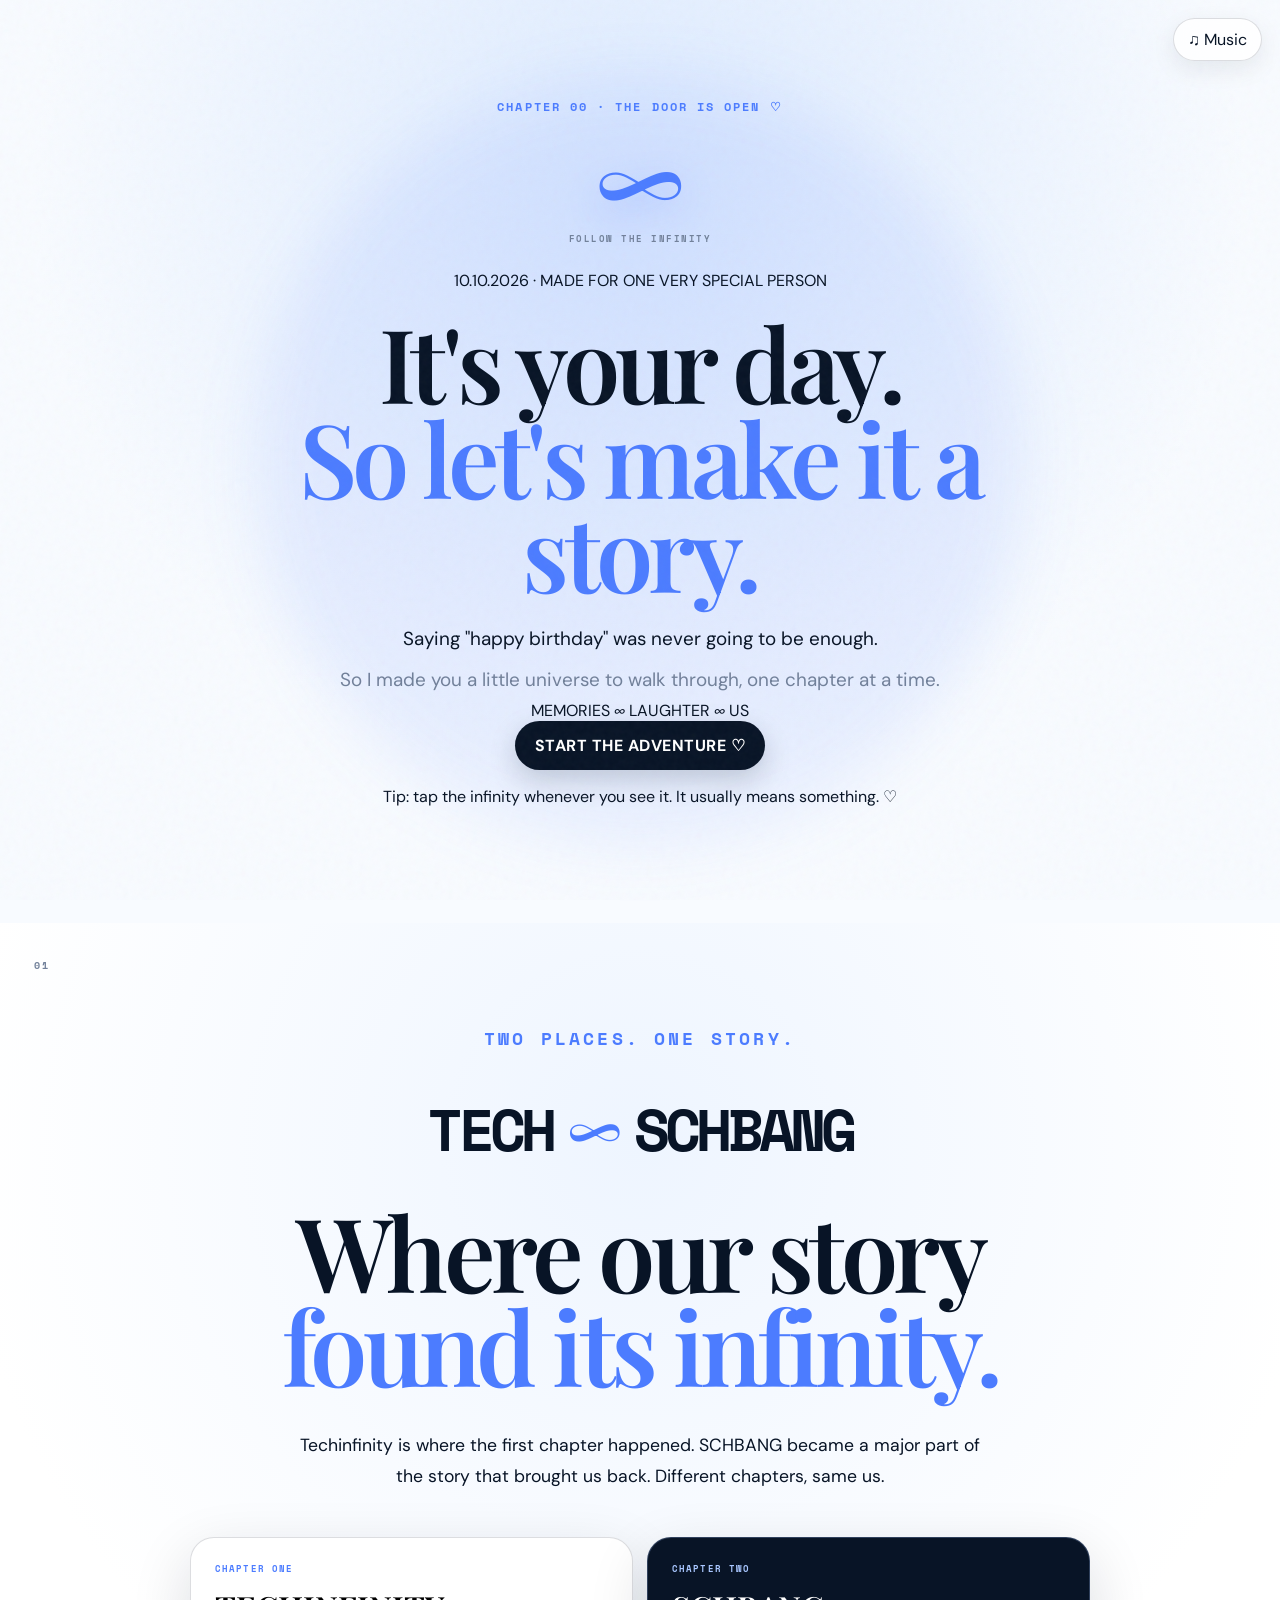
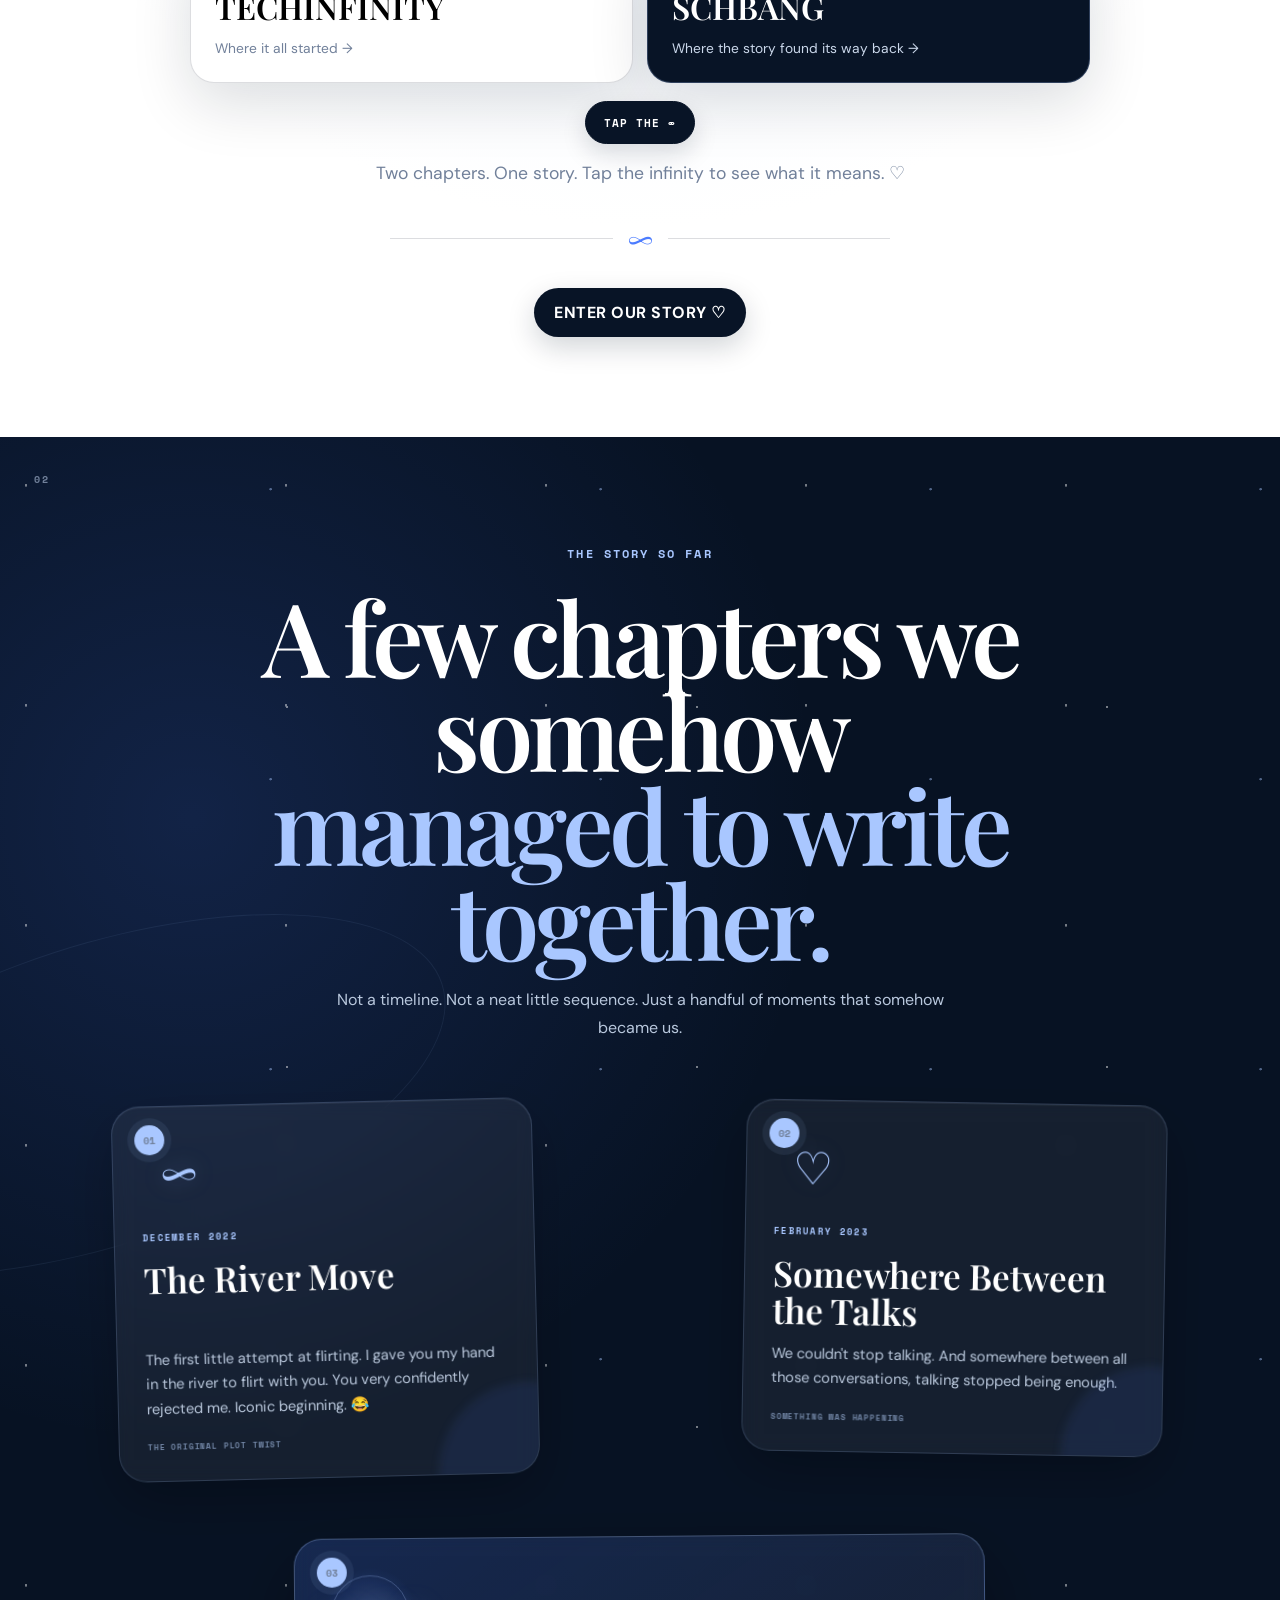
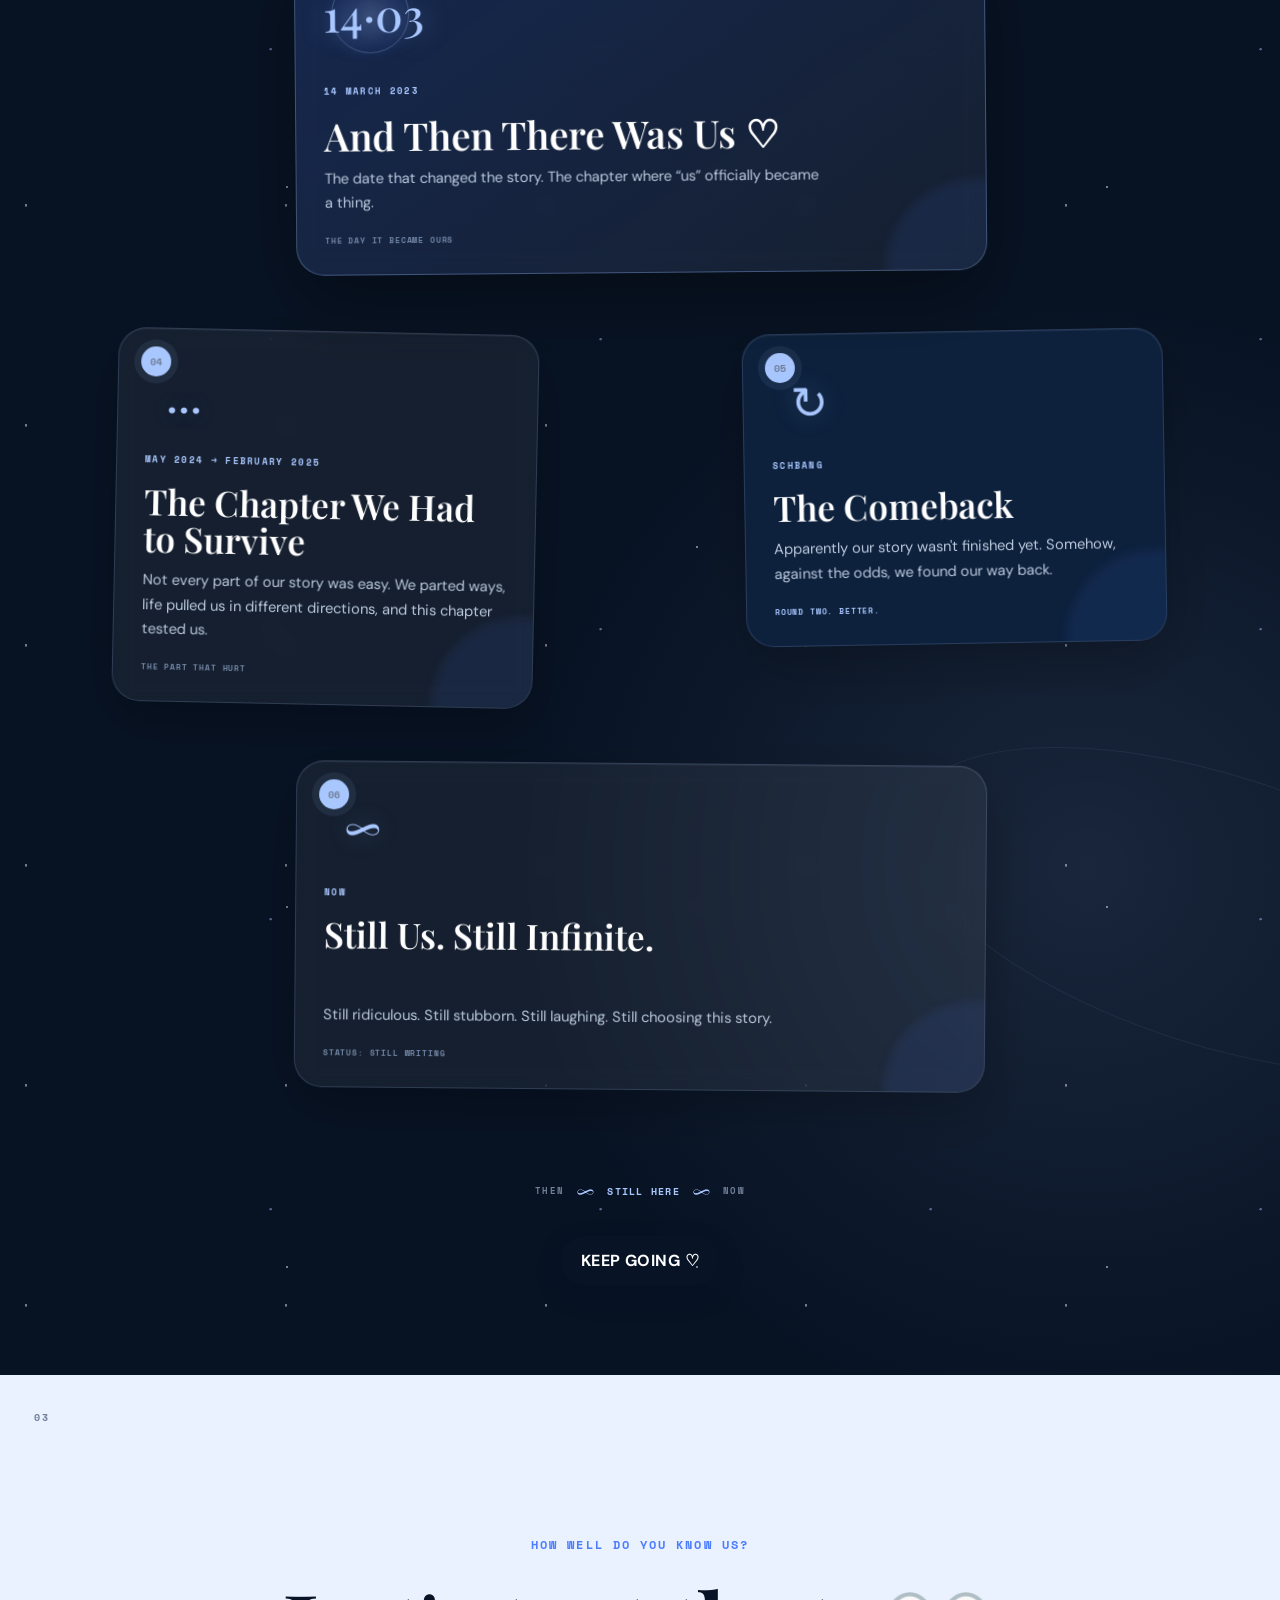
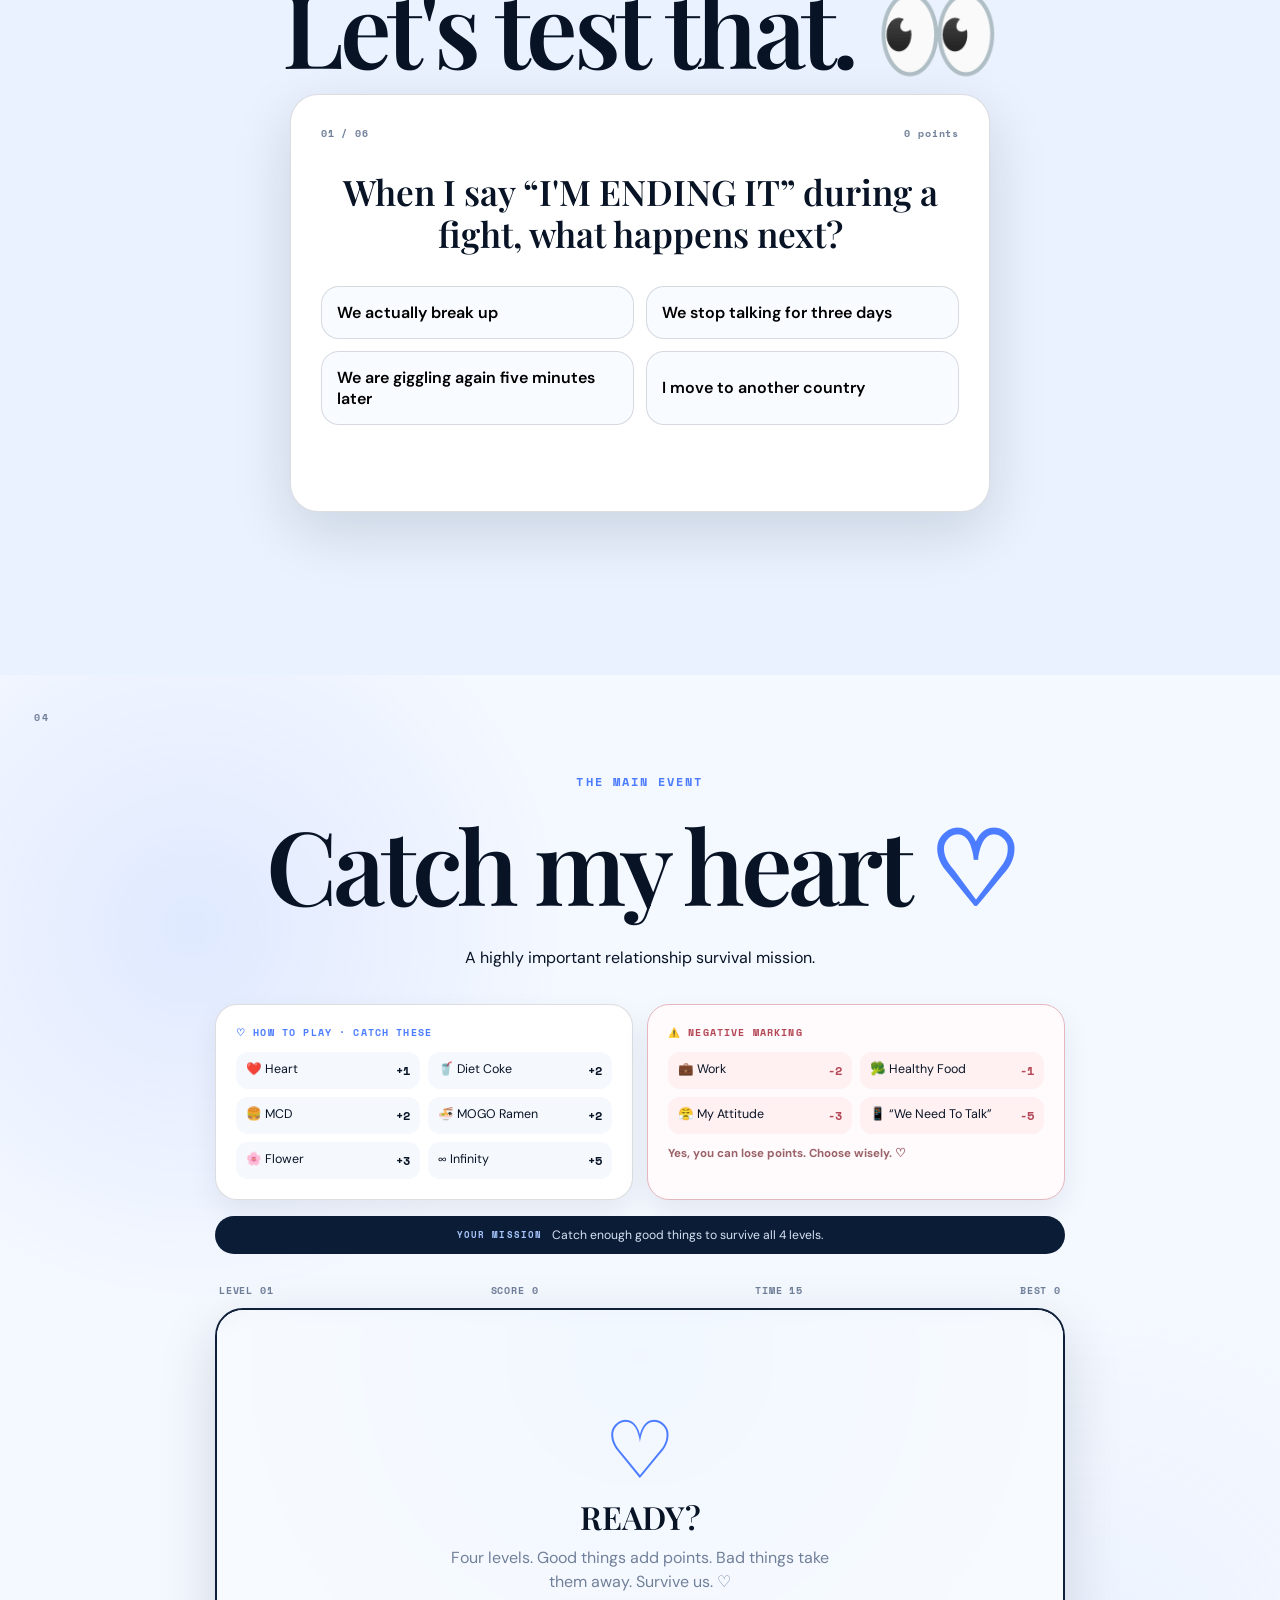
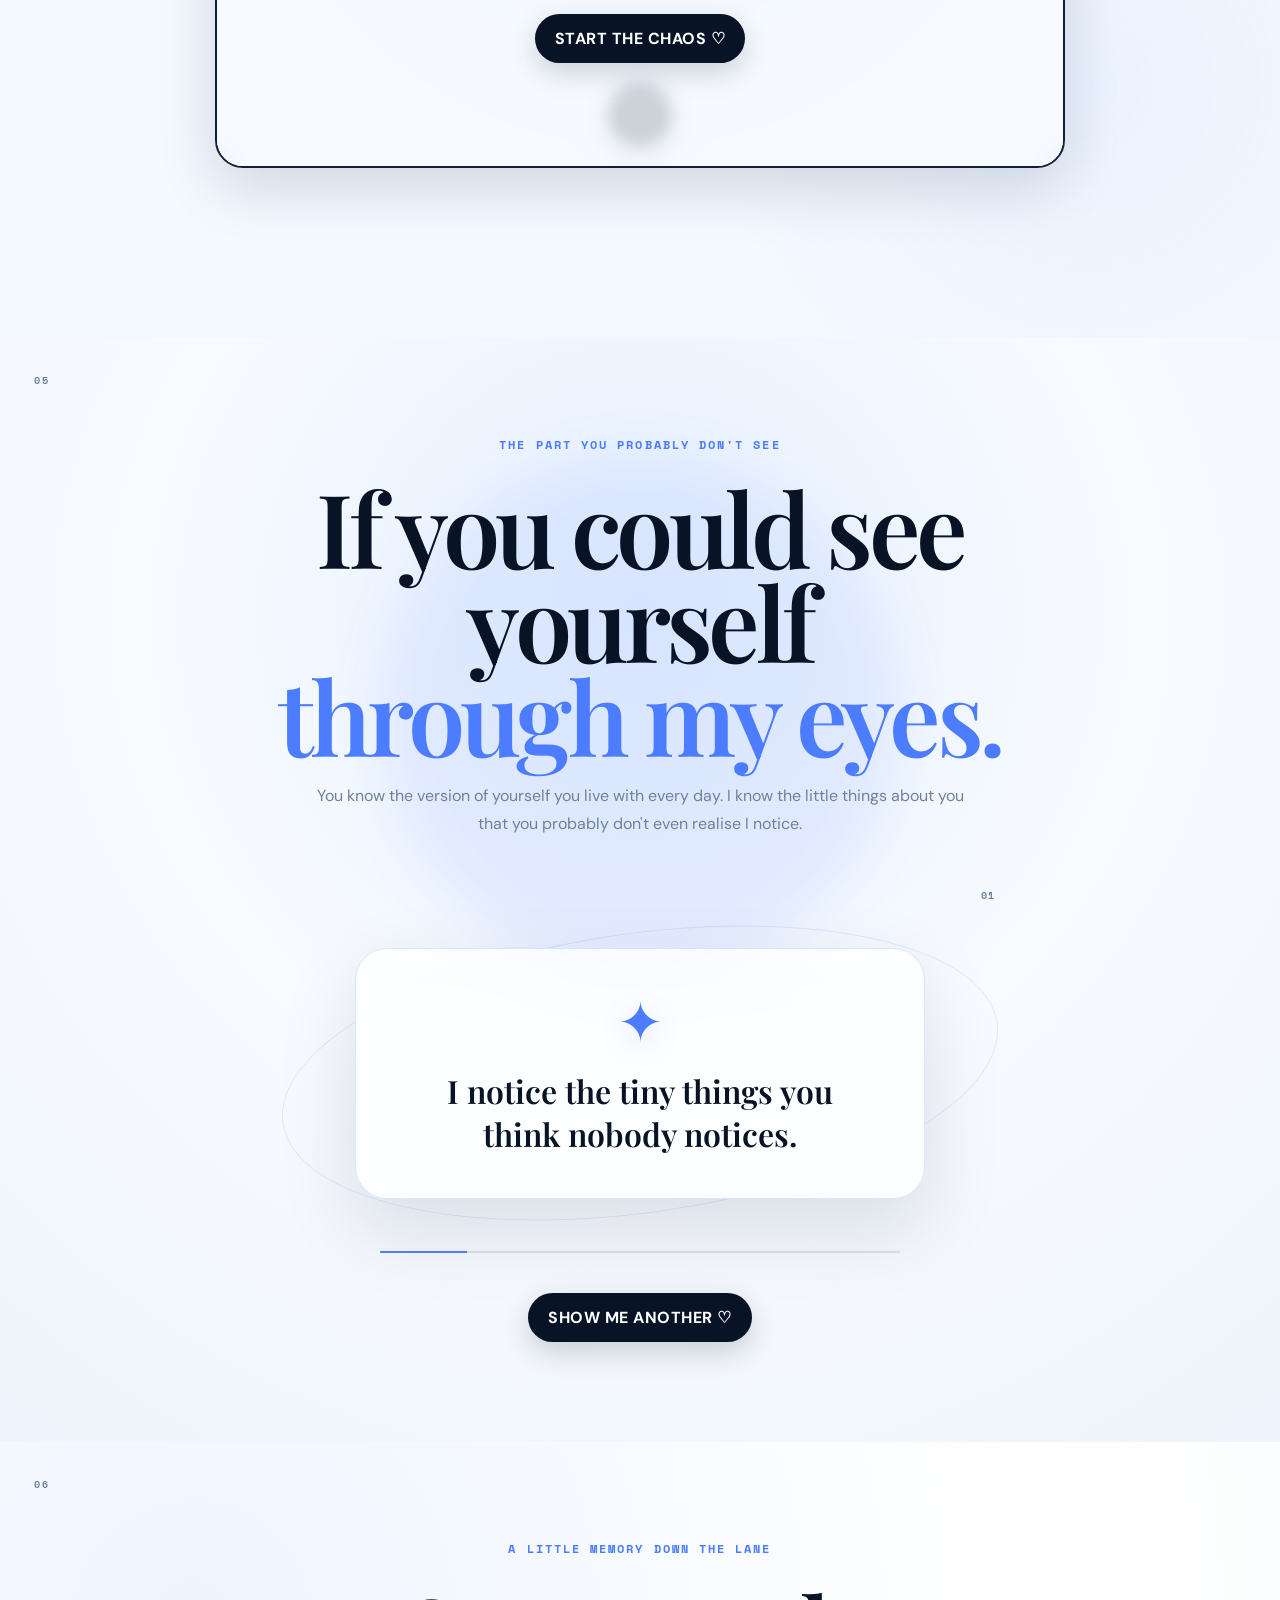
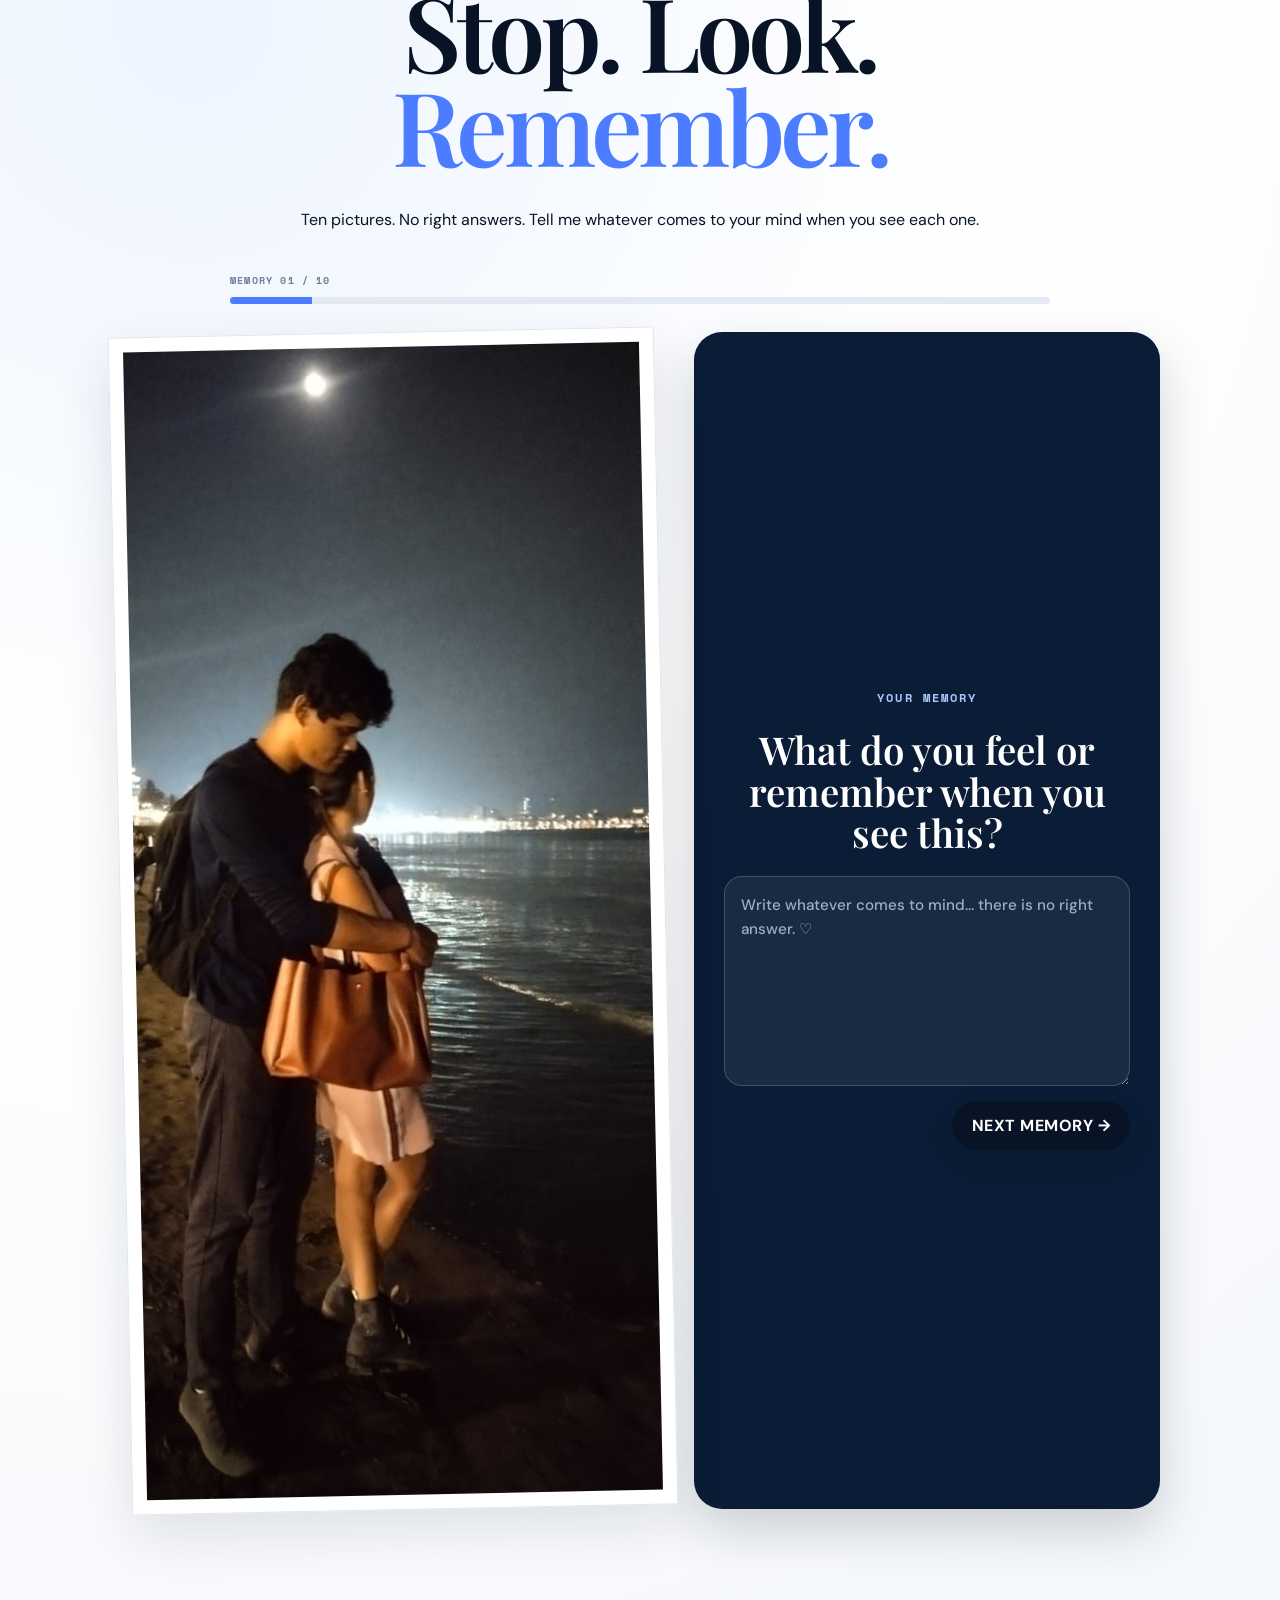
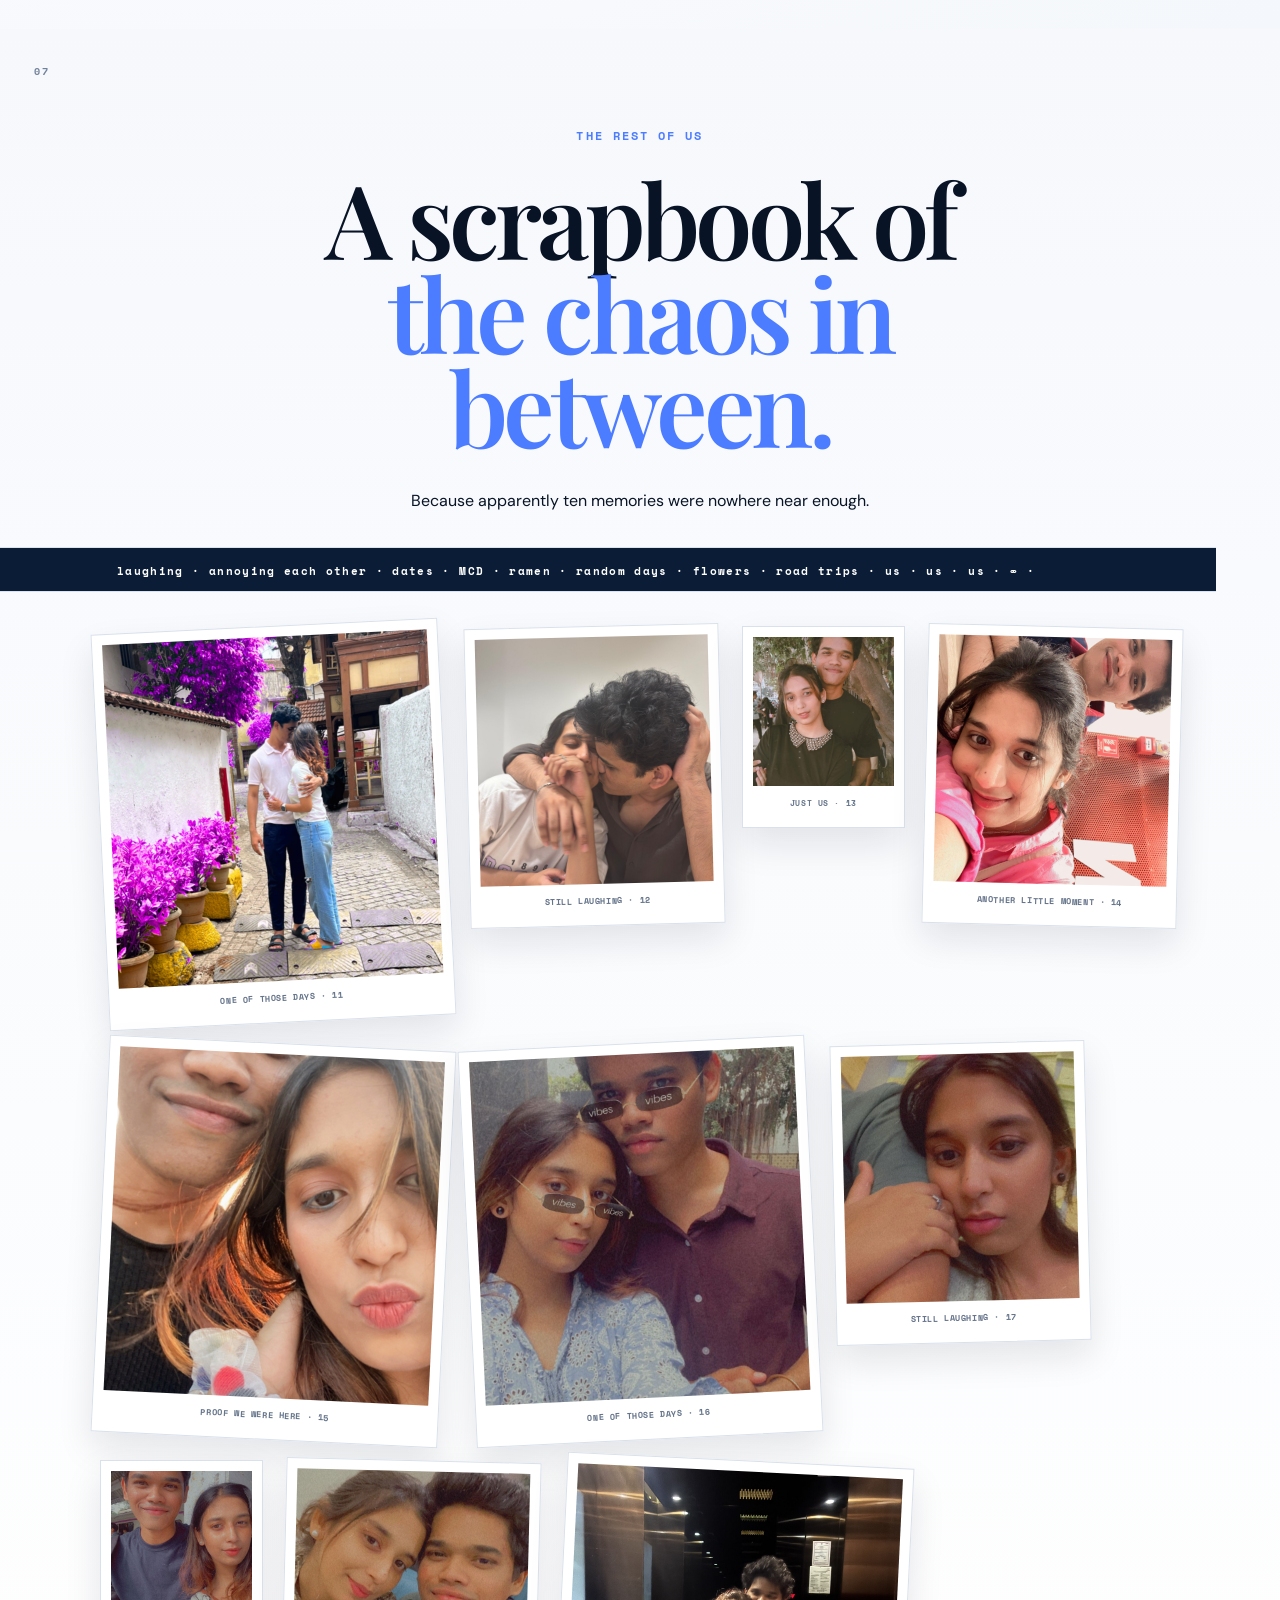
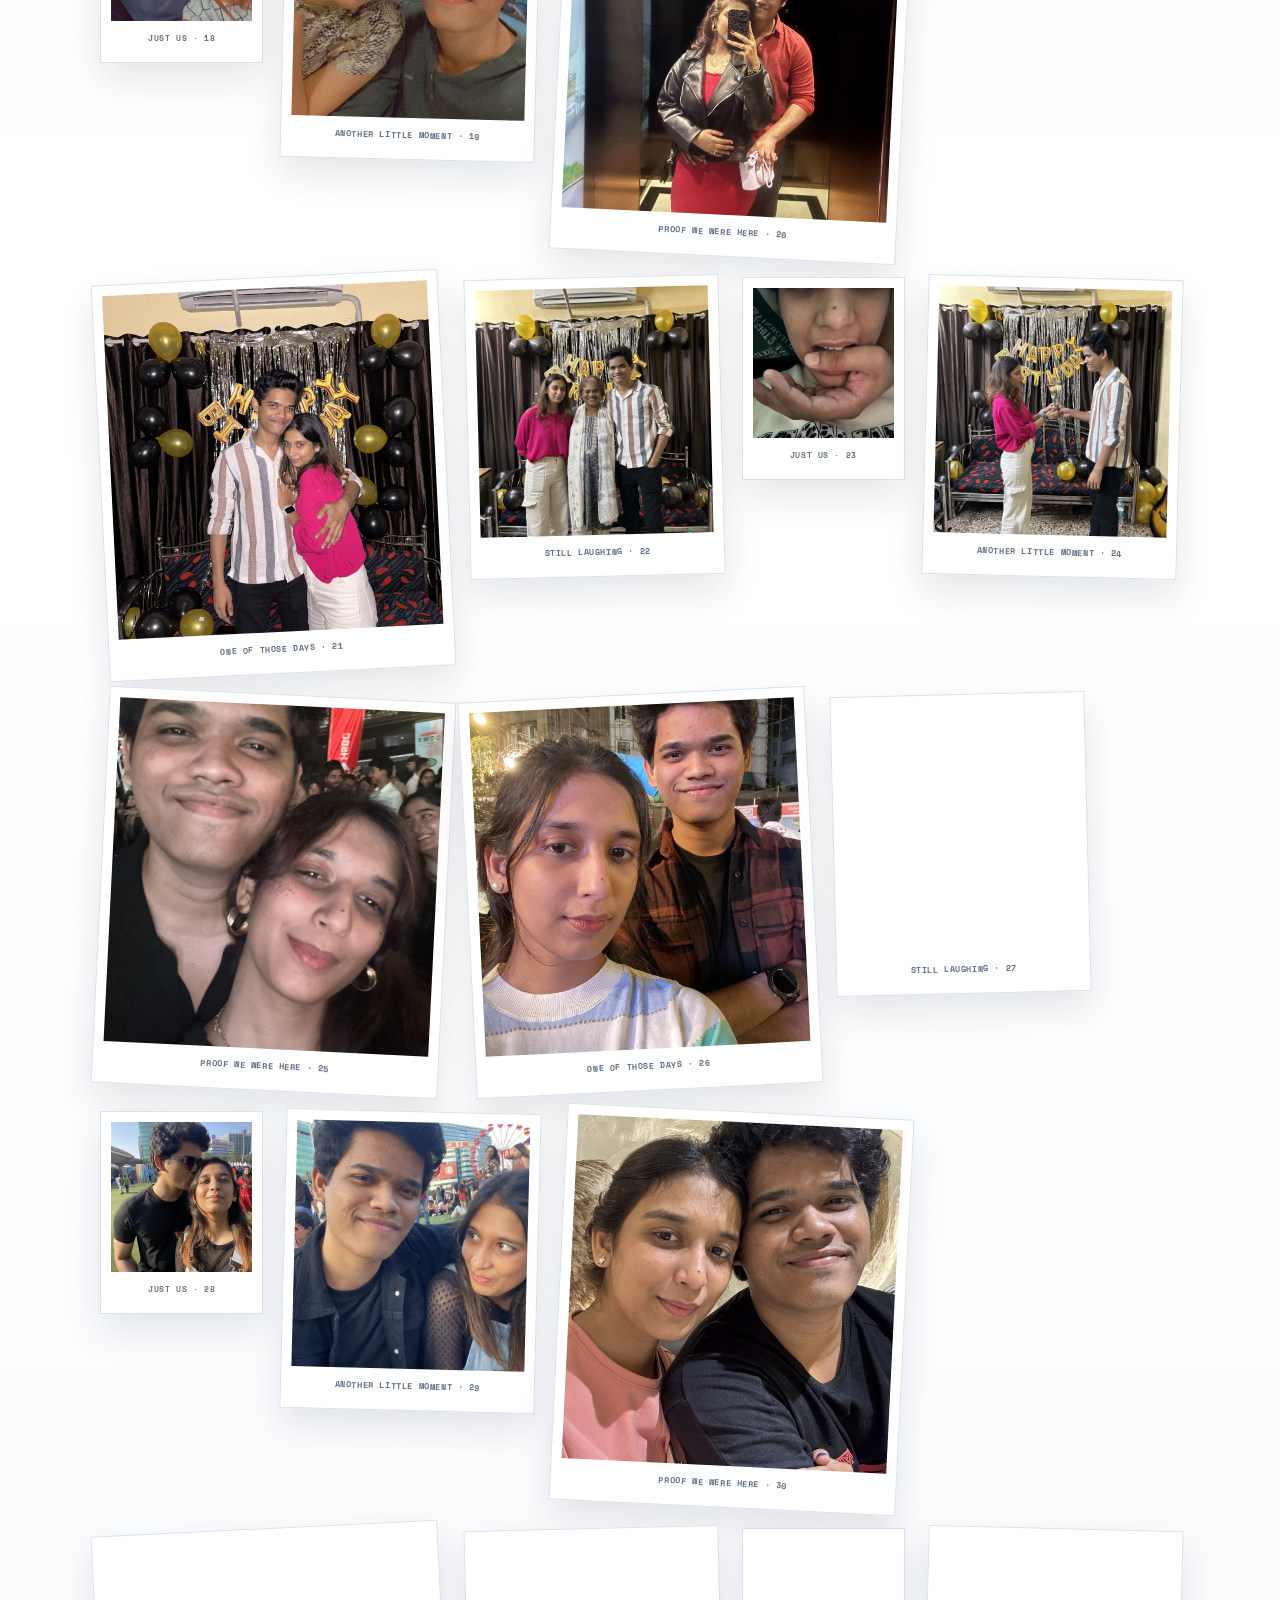
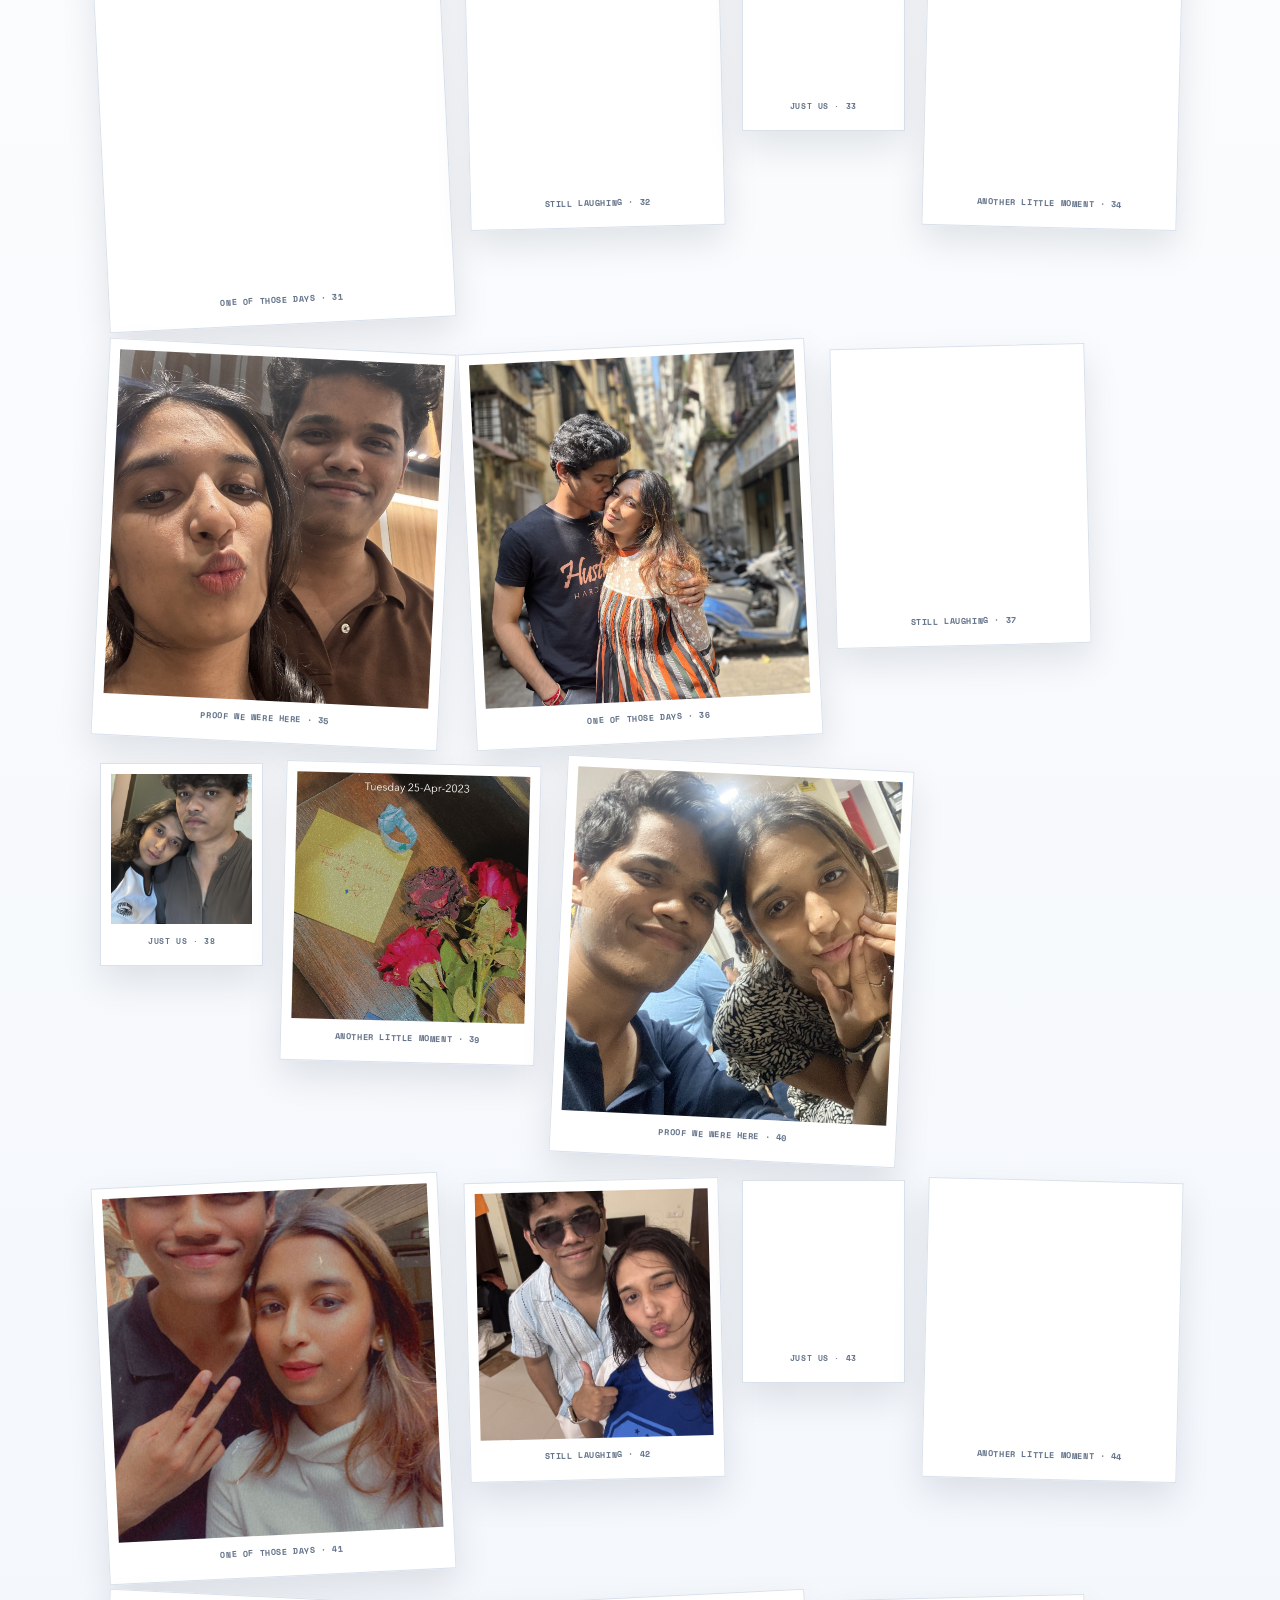
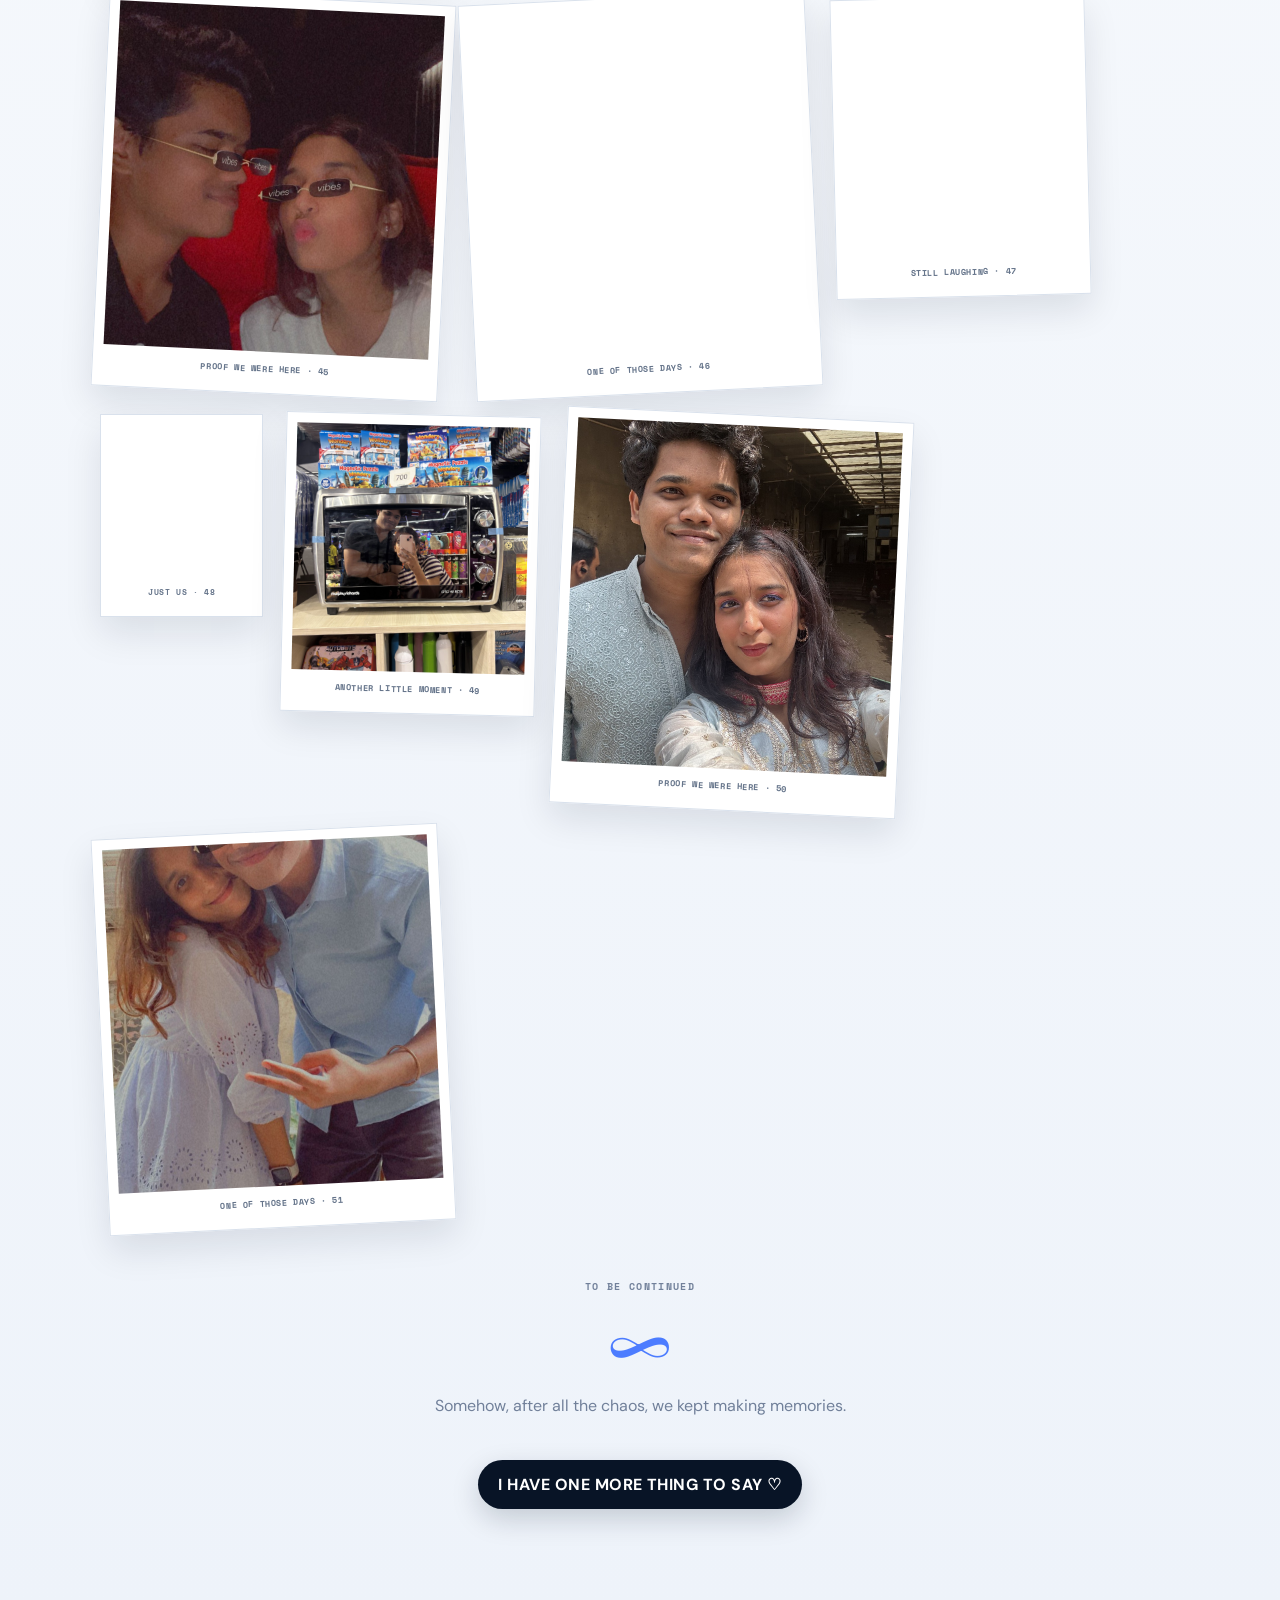
<file: index.html>
<!doctype html>
<html lang="en">
<head>
  <meta charset="UTF-8">
  <meta name="viewport" content="width=device-width, initial-scale=1.0">

  <title>Our Little Infinity ♡</title>

  <meta
    name="description"
    content="A little birthday adventure made with love."
  >

  <link rel="preconnect" href="https://fonts.googleapis.com">
  <link rel="preconnect" href="https://fonts.gstatic.com" crossorigin>

  <link
    href="https://fonts.googleapis.com/css2?family=DM+Sans:wght@400;500;600;700&family=Playfair+Display:wght@500;600;700&family=Space+Mono:wght@400;700&display=swap"
    rel="stylesheet"
  >

  <link rel="stylesheet" href="./style.css">
</head>

<body>

  <div class="grain"></div>
  <div id="hearts"></div>


  <!-- =====================================================
       LOCKED COVER
  ====================================================== -->

  <section
    id="lockScreen"
    class="screen lock-screen"
  >

    <div
      class="lock-stars"
      aria-hidden="true"
    ></div>

    <div class="lock-orbit orbit-a"></div>
    <div class="lock-orbit orbit-b"></div>

    <div class="lock-content">

      <p class="eyebrow lock-kicker">
        A LITTLE WORLD IS WAITING FOR YOU ♡
      </p>

      <button
        class="lock-infinity"
        id="secretInfinity"
        type="button"
        aria-label="Infinity"
      >
        ∞
      </button>

      <p class="lock-label">
        A BIRTHDAY ADVENTURE
      </p>

      <h1>
        Not just a birthday.<br>
        <span>A whole little universe.</span>
      </h1>

      <p class="lock-copy">
        Made from memories, inside jokes,
        a little chaos, and a ridiculous amount of love.
      </p>

      <div class="countdown-shell">

        <div
          class="countdown"
          aria-label="Countdown to October 10, 2026"
        >

          <div>
            <strong id="days">00</strong>
            <span>DAYS</span>
          </div>

          <i>:</i>

          <div>
            <strong id="hours">00</strong>
            <span>HOURS</span>
          </div>

          <i>:</i>

          <div>
            <strong id="minutes">00</strong>
            <span>MINUTES</span>
          </div>

          <i>:</i>

          <div>
            <strong id="seconds">00</strong>
            <span>SECONDS</span>
          </div>

        </div>

      </div>

      <p class="unlock-date">
        SATURDAY · 10 OCTOBER 2026 · 12:00 AM IST
      </p>

      <button
        id="earlyButton"
        class="ghost-btn"
        type="button"
      >
        THE DOOR IS STILL LOCKED ♡
      </button>

      <button
        id="enterButton"
        class="primary-btn hidden"
        type="button"
      >
        ENTER YOUR LITTLE WORLD ∞
      </button>

      <p
        class="lock-note"
        id="lockNote"
      >
        When the clock reaches zero,
        the story begins. ♡
      </p>

      <p
        class="lock-secret-hint"
        aria-hidden="true"
      >
        ∞
      </p>

    </div>

  </section>



  <!-- =====================================================
       MAIN ADVENTURE
  ====================================================== -->

  <main id="adventure" class="hidden">


    <!-- MUSIC -->

    <audio
      id="song"
      preload="auto"
      loop
    >
      <source
        src="./music/a-thousand-years.mp3"
        type="audio/mpeg"
      >
    </audio>

    <button
      id="musicToggle"
      class="music-toggle"
      type="button"
      aria-label="Pause music"
    >
      ♫ <span>Music</span>
    </button>



    <!-- ===================================================
         CHAPTER 00
    ==================================================== -->

    <section
      class="chapter hero-chapter"
      data-chapter="0"
    >

      <div class="hero-glow"></div>

      <div class="hero-orbit hero-orbit-one"></div>
      <div class="hero-orbit hero-orbit-two"></div>

      <p class="eyebrow">
        CHAPTER 00 · THE DOOR IS OPEN ♡
      </p>

      <button
        class="infinity-portal"
        id="infinityPortal"
        type="button"
        aria-label="Start the birthday adventure"
      >
        <span>∞</span>
        <small>FOLLOW THE INFINITY</small>
      </button>

      <p class="hero-mini">
        10.10.2026 · MADE FOR ONE VERY SPECIAL PERSON
      </p>

      <h2>
        It's your day.<br>
        <span>So let's make it a story.</span>
      </h2>

      <p class="hero-copy">
        Saying "happy birthday" was never going to be enough.
      </p>

      <p class="hero-copy soft">
        So I made you a little universe to walk through,
        one chapter at a time.
      </p>

      <div class="hero-trust-row">
        <span>MEMORIES</span>
        <i>∞</i>
        <span>LAUGHTER</span>
        <i>∞</i>
        <span>US</span>
      </div>

      <button
        class="primary-btn next-btn hero-start"
        data-next="1"
      >
        START THE ADVENTURE ♡
      </button>

      <p class="hero-footnote">
        Tip: tap the infinity whenever you see it.
        It usually means something. ♡
      </p>

    </section>



    <!-- ===================================================
         CHAPTER 01
    ==================================================== -->

    <section
      class="chapter split-chapter infinity-chapter"
      data-chapter="1"
    >

      <div class="chapter-number">01</div>

      <p class="eyebrow">
        TWO PLACES. ONE STORY.
      </p>

      <div class="tech-schbang-lockup">
        <span>TECH</span>
        <b>∞</b>
        <span>SCHBANG</span>
      </div>

      <h2>
        Where our story<br>
        <span>found its infinity.</span>
      </h2>

      <p class="lead">
        Techinfinity is where the first chapter happened.
        SCHBANG became a major part of the story that brought us back.
        Different chapters, same us.
      </p>

      <div class="origin-cards">

        <button
          class="origin-card"
          id="techCard"
          type="button"
        >
          <small>CHAPTER ONE</small>
          <strong>TECHINFINITY</strong>
          <span>Where it all started →</span>
        </button>

        <button
          class="origin-card schbang"
          id="schbangCard"
          type="button"
        >
          <small>CHAPTER TWO</small>
          <strong>SCHBANG</strong>
          <span>Where the story found its way back →</span>
        </button>

      </div>

      <button
        class="infinity-button"
        id="infinityReveal"
        type="button"
      >
        TAP THE ∞
      </button>

      <p
        id="infinityMessage"
        class="infinity-message"
      >
        Two chapters. One story.
        Tap the infinity to see what it means. ♡
      </p>

      <div class="infinity-line">
        <span></span>
        ∞
        <span></span>
      </div>

      <button
        class="primary-btn next-btn"
        data-next="2"
      >
        ENTER OUR STORY ♡
      </button>

    </section>



    <!-- ===================================================
         CHAPTER 02 — THE STORY SO FAR
    ==================================================== -->

    <section
      class="chapter story-chapter"
      data-chapter="2"
    >

      <div class="chapter-number">02</div>

      <div class="story-orbit story-orbit-a" aria-hidden="true"></div>
      <div class="story-orbit story-orbit-b" aria-hidden="true"></div>
      <div class="story-stars" aria-hidden="true"></div>

      <p class="eyebrow">
        THE STORY SO FAR
      </p>

      <h2>
        A few chapters we somehow<br>
        <span>managed to write together.</span>
      </h2>

      <p class="story-intro">
        Not a timeline. Not a neat little sequence.
        Just a handful of moments that somehow became us.
      </p>

      <div class="story-map">

        <article class="story-card story-card-1">
          <span class="story-pin">01</span>
          <div class="story-symbol">∞</div>
          <small>DECEMBER 2022</small>
          <h3>The River Move</h3>
          <p>
            The first little attempt at flirting.
            I gave you my hand in the river to flirt with you.
            You very confidently rejected me.
            Iconic beginning. 😂
          </p>
          <span class="story-tag">THE ORIGINAL PLOT TWIST</span>
        </article>

        <article class="story-card story-card-2">
          <span class="story-pin">02</span>
          <div class="story-symbol">♡</div>
          <small>FEBRUARY 2023</small>
          <h3>Somewhere Between the Talks</h3>
          <p>
            We couldn't stop talking.
            And somewhere between all those conversations,
            talking stopped being enough.
          </p>
          <span class="story-tag">SOMETHING WAS HAPPENING</span>
        </article>

        <article class="story-card story-card-3 featured">
          <span class="story-pin">03</span>
          <div class="story-symbol dating-symbol">
            <div class="story-heart-burst" aria-hidden="true">
              <i>♡</i><i>♥</i><i>♡</i><i>♥</i><i>♡</i><i>♥</i>
            </div>
            <span>14·03</span>
          </div>
          <small>14 MARCH 2023</small>
          <h3>And Then There Was Us ♡</h3>
          <p>
            The date that changed the story.
            The chapter where “us” officially became a thing.
          </p>
          <span class="story-tag">THE DAY IT BECAME OURS</span>
        </article>

        <article class="story-card story-card-4">
          <span class="story-pin">04</span>
          <div class="story-symbol">...</div>
          <small>MAY 2024 → FEBRUARY 2025</small>
          <h3>The Chapter We Had to Survive</h3>
          <p>
            Not every part of our story was easy.
            We parted ways, life pulled us in different directions,
            and this chapter tested us.
          </p>
          <span class="story-tag">THE PART THAT HURT</span>
        </article>

        <article class="story-card story-card-5 dark-card">
          <span class="story-pin">05</span>
          <div class="story-symbol">↻</div>
          <small>SCHBANG</small>
          <h3>The Comeback</h3>
          <p>
            Apparently our story wasn't finished yet.
            Somehow, against the odds, we found our way back.
          </p>
          <span class="story-tag">ROUND TWO. BETTER.</span>
        </article>

        <article class="story-card story-card-6">
          <span class="story-pin">06</span>
          <div class="story-symbol">∞</div>
          <small>NOW</small>
          <h3>Still Us. Still Infinite.</h3>
          <p>
            Still ridiculous. Still stubborn. Still laughing.
            Still choosing this story.
          </p>
          <span class="story-tag">STATUS: STILL WRITING</span>
        </article>

      </div>

      <div class="story-bottom" aria-hidden="true">
        <span>THEN</span>
        <i>∞</i>
        <strong>STILL HERE</strong>
        <i>∞</i>
        <span>NOW</span>
      </div>

      <button
        class="primary-btn next-btn"
        data-next="3"
      >
        KEEP GOING ♡
      </button>

    </section>
    <!-- ===================================================
         CHAPTER 03 — QUIZ
    ==================================================== -->

    <section
      class="chapter quiz-chapter"
      data-chapter="3"
    >

      <div class="chapter-number">03</div>

      <p class="eyebrow">
        HOW WELL DO YOU KNOW US?
      </p>

      <h2>
        Let's test that. 👀
      </h2>

      <div
        id="quizCard"
        class="game-card"
      >

        <div class="quiz-meta">
          <span id="questionCount">
            01 / 06
          </span>

          <span id="quizScore">
            0 points
          </span>
        </div>

        <h3 id="questionText"></h3>

        <div
          id="answers"
          class="answers"
        ></div>

        <p
          id="quizFeedback"
          class="feedback"
        ></p>

        <button
          id="nextQuestion"
          class="primary-btn hidden"
          type="button"
        >
          NEXT ♡
        </button>

      </div>


      <div
        id="quizResult"
        class="result-card hidden"
      >

        <p class="eyebrow">
          FINAL SCORE
        </p>

        <div
          id="finalScore"
          class="big-score"
        >
          0/6
        </div>

        <h3 id="scoreMessage"></h3>

        <button
          class="primary-btn next-btn"
          data-next="4"
        >
          UNLOCK THE GAME ♡
        </button>

      </div>

    </section>



    <!-- ===================================================
         CHAPTER 04 — CATCH MY HEART
    ==================================================== -->

    <section
      class="chapter game-chapter heart-game-chapter"
      data-chapter="4"
    >

      <div class="chapter-number">04</div>

      <p class="eyebrow">THE MAIN EVENT</p>

      <h2>
        Catch my heart <span>♡</span>
      </h2>

      <p class="lead">
        A highly important relationship survival mission.
      </p>

      <div class="game-rules">

        <div class="game-rule-block good-rules">
          <small>♡ HOW TO PLAY · CATCH THESE</small>
          <div>
            <span>❤️ Heart <b>+1</b></span>
            <span>🥤 Diet Coke <b>+2</b></span>
            <span>🍔 MCD <b>+2</b></span>
            <span>🍜 MOGO Ramen <b>+2</b></span>
            <span>🌸 Flower <b>+3</b></span>
            <span>∞ Infinity <b>+5</b></span>
          </div>
        </div>

        <div class="game-rule-block bad-rules">
          <small>⚠️ NEGATIVE MARKING</small>
          <div>
            <span>💼 Work <b>-2</b></span>
            <span>🥦 Healthy Food <b>-1</b></span>
            <span>😤 My Attitude <b>-3</b></span>
            <span>📱 “We Need To Talk” <b>-5</b></span>
          </div>
          <p>
            Yes, you can lose points. Choose wisely. ♡
          </p>
        </div>

      </div>

      <div class="game-mission">
        <strong>YOUR MISSION</strong>
        <span>Catch enough good things to survive all 4 levels.</span>
      </div>

      <div class="game-hud">
        <span>LEVEL <b id="gameLevel">01</b></span>
        <span>SCORE <b id="gameScore">0</b></span>
        <span>TIME <b id="gameTime">15</b></span>
        <span>BEST <b id="bestScore">0</b></span>
      </div>

      <div
        id="catchGame"
        class="catch-game"
        aria-label="Catch the falling relationship items game"
      >

        <div
          class="game-start-overlay"
          id="gameOverlay"
        >
          <div class="game-overlay-copy">
            <span>♡</span>
            <strong id="gameOverlayTitle">READY?</strong>
            <p id="gameOverlayText">
              Four levels. Good things add points.
              Bad things take them away. Survive us. ♡
            </p>
            <button
              id="startGame"
              class="primary-btn"
              type="button"
            >
              START THE CHAOS ♡
            </button>
          </div>
        </div>

        <div id="player" class="player">♡</div>

      </div>

      <p id="gameResult" class="feedback"></p>

      <button
        id="continueAfterGame"
        class="primary-btn hidden"
        type="button"
      >
        NEXT SURPRISE ♡
      </button>

    </section>
    <!-- ===================================================
         CHAPTER 05 — THE WAY I SEE YOU
    ==================================================== -->

    <section
      class="chapter see-you-chapter"
      data-chapter="5"
    >

      <div class="chapter-number">05</div>

      <div class="see-you-aura" aria-hidden="true"></div>

      <p class="eyebrow">
        THE PART YOU PROBABLY DON'T SEE
      </p>

      <h2>
        If you could see yourself<br>
        <span>through my eyes.</span>
      </h2>

      <p class="see-you-intro">
        You know the version of yourself you live with every day.
        I know the little things about you that you probably don't
        even realise I notice.
      </p>

      <div class="see-you-stage">

        <div class="see-you-orbit see-you-orbit-a" aria-hidden="true"></div>
        <div class="see-you-orbit see-you-orbit-b" aria-hidden="true"></div>

        <div class="see-you-number" id="seeYouNumber">01</div>

        <div class="see-you-card">
          <div class="see-you-symbol" id="seeYouSymbol">✦</div>
          <p id="seeYouText">
            I notice the tiny things you think nobody notices.
          </p>
        </div>

        <div class="see-you-progress" aria-hidden="true">
          <span id="seeYouProgressBar"></span>
        </div>

      </div>

      <button
        id="seeYouNext"
        class="primary-btn"
        type="button"
      >
        SHOW ME ANOTHER ♡
      </button>

      <div
        id="seeYouFinal"
        class="see-you-final hidden"
      >
        <p class="eyebrow">THE THING I WISH YOU KNEW</p>
        <h3>
          If you could borrow my eyes for just one minute,<br>
          <span>you'd understand why you're so special to me.</span>
        </h3>
        <p>
          And maybe you'd finally believe me when I tell you
          that you are worth celebrating. Not because it's your
          birthday. Just because you're you.
        </p>
        <div class="see-you-infinity">∞</div>
      </div>

      <button
        id="seeYouContinue"
        class="primary-btn hidden"
        type="button"
      >
        LET'S LOOK BACK ♡
      </button>

    </section>
    <!-- ===================================================
         CHAPTER 06 — MEMORY LANE
    ==================================================== -->

    <section
      class="chapter memory-lane-chapter"
      data-chapter="6"
    >

      <div class="chapter-number">06</div>

      <p class="eyebrow">
        A LITTLE MEMORY DOWN THE LANE
      </p>

      <h2>
        Stop. Look.<br>
        <span>Remember.</span>
      </h2>

      <p class="lead">
        Ten pictures. No right answers.
        Tell me whatever comes to your mind
        when you see each one.
      </p>

      <div class="memory-progress">

        <span id="memoryProgress">
          MEMORY 01 / 10
        </span>

        <div>
          <i id="memoryBar"></i>
        </div>

      </div>


      <div class="memory-card">

        <div class="memory-photo-wrap">

          <img
            id="memoryPhoto"
            src="./images/memory-01.jpg"
            alt="Memory 1 of us"
            loading="eager"
            decoding="async"
            onerror="console.error('Memory image failed to load:', this.src)"
          >

        </div>


        <div class="memory-prompt">

          <p class="eyebrow">
            YOUR MEMORY
          </p>

          <h3>
            What do you feel or remember
            when you see this?
          </h3>

          <textarea
            id="memoryAnswer"
            maxlength="1200"
            placeholder="Write whatever comes to mind... there is no right answer. ♡"
          ></textarea>

          <div class="memory-actions">

            <button
              id="memoryNext"
              class="primary-btn"
              type="button"
            >
              NEXT MEMORY →
            </button>

          </div>

        </div>

      </div>


      <div
        id="memoryFinish"
        class="memory-finish hidden"
      >

        <div class="infinity-mark small">
          ∞
        </div>

        <p class="eyebrow">
          MEMORY LANE COMPLETE
        </p>

        <h3>
          You didn't just look at them.<br>
          <span>You remembered them.</span>
        </h3>

        <p>
          Ten little moments, from your side
          of the story. Send them to me when
          you're ready. ♡
        </p>

        <form
          id="memoryForm"
          action="https://formsubmit.co/aamenaunfiltered@gmail.com"
          method="POST"
        >

          <input
            type="hidden"
            name="_subject"
            value="A little Memory Lane from the birthday boy ♡"
          >

          <input
            type="hidden"
            name="_template"
            value="table"
          >

          <input
            type="hidden"
            name="_captcha"
            value="true"
          >

          <input
            type="hidden"
            name="memory_01"
            id="memory01Field"
          >

          <input
            type="hidden"
            name="memory_02"
            id="memory02Field"
          >

          <input
            type="hidden"
            name="memory_03"
            id="memory03Field"
          >

          <input
            type="hidden"
            name="memory_04"
            id="memory04Field"
          >

          <input
            type="hidden"
            name="memory_05"
            id="memory05Field"
          >

          <input
            type="hidden"
            name="memory_06"
            id="memory06Field"
          >

          <input
            type="hidden"
            name="memory_07"
            id="memory07Field"
          >

          <input
            type="hidden"
            name="memory_08"
            id="memory08Field"
          >

          <input
            type="hidden"
            name="memory_09"
            id="memory09Field"
          >

          <input
            type="hidden"
            name="memory_10"
            id="memory10Field"
          >

          <button
            class="primary-btn"
            type="submit"
          >
            SEND MY MEMORIES ♡
          </button>

        </form>

        <p class="memory-note">
          Your answers stay in this little adventure
          until you choose to send them. The first time
          this form is used, FormSubmit will ask me to
          confirm the destination email.
        </p>

      </div>


      <button
        id="memoryContinue"
        class="primary-btn hidden"
        type="button"
      >
        KEEP WALKING →
      </button>

    </section>



    <!-- ===================================================
         CHAPTER 07 — SCRAPBOOK
    ==================================================== -->

    <section
      class="chapter scrapbook-chapter"
      data-chapter="7"
    >

      <div class="chapter-number">07</div>

      <p class="eyebrow">
        THE REST OF US
      </p>

      <h2>
        A scrapbook of<br>
        <span>the chaos in between.</span>
      </h2>

      <p class="lead">
        Because apparently ten memories
        were nowhere near enough.
      </p>

      <div
        class="marquee"
        aria-hidden="true"
      >

        <div>
          laughing · annoying each other · dates ·
          MCD · ramen · random days · flowers ·
          road trips · us · us · us · ∞ ·
        </div>

        <div>
          laughing · annoying each other · dates ·
          MCD · ramen · random days · flowers ·
          road trips · us · us · us · ∞ ·
        </div>

      </div>


      <div
        class="scrapbook"
        id="scrapbook"
      ></div>


      <div class="scrapbook-end">

        <span>
          TO BE CONTINUED
        </span>

        <strong>
          ∞
        </strong>

        <p>
          Somehow, after all the chaos,
          we kept making memories.
        </p>

      </div>


      <button
        class="primary-btn next-btn"
        data-next="8"
      >
        I HAVE ONE MORE THING TO SAY ♡
      </button>

    </section>



    <!-- ===================================================
         CHAPTER 08 — LETTER
    ==================================================== -->

    <section
      class="chapter letter-chapter"
      data-chapter="8"
    >

      <div class="chapter-number">08</div>

      <p class="eyebrow">
        THE PART WHERE I GET SERIOUS
      </p>

      <h2>
        A letter for you.
      </h2>

      <div class="letter-intro-reveal" aria-hidden="true">
        <span class="letter-reveal-dot"></span>
        <span>take your time with this one.</span>
      </div>

      <article class="letter-card">

        <div class="letter-paper-glow" aria-hidden="true"></div>

        <p>
          Baby,
        </p>

        <p>
          Happy birthday to the person who has somehow
          made the most ordinary days feel like memories
          I want to keep forever.
        </p>

        <p>
          When I think about us, I don't just think about
          the big moments. I think about all the tiny things.
          The way you notice the smallest details. The way
          you treat me like a princess without even making
          a big deal out of it. The random plans that somehow
          turn into the best days. The laughs that happen
          five minutes after a fight because apparently
          neither of us can stay serious for very long.
        </p>

        <p>
          You are so much more special to me than I think
          I know how to put into words. I hope you always
          remember that there is someone in this world who
          notices you, chooses you, laughs with you, gets
          annoyed with you, and loves you through all the
          ridiculous little things that make you who you are.
        </p>

        <p>
          And if I could choose one thing for you this year,
          it would be for you to see yourself the way I see you.
          Loved. Important. Worth celebrating.
          And deeply, deeply special.
        </p>

        <p>
          I don't know what every year ahead of us will look
          like, but I know I want a lot more random dates,
          stupid jokes, MCD runs, memories, fights that last
          five minutes, and laughter that lasts much longer.
        </p>

        <p>
          Happy 26th, baby. ♡
        </p>

        <p class="signature">
          From the girl who will keep choosing you,
          again and again. ∞
        </p>

        <div class="letter-signoff-mark" aria-hidden="true">♡</div>

      </article>


      <button
        class="primary-btn next-btn"
        data-next="9"
      >
        FINAL CHAPTER ♡
      </button>

    </section>



    <!-- ===================================================
         CHAPTER 09 — FINAL
    ==================================================== -->

    <section
      class="chapter final-chapter"
      data-chapter="9"
    >

      <div id="finalConfetti"></div>

      <div class="final-reveal" id="finalReveal">
        <div class="final-reveal-orbit final-reveal-orbit-a" aria-hidden="true"></div>
        <div class="final-reveal-orbit final-reveal-orbit-b" aria-hidden="true"></div>
        <div class="final-reveal-infinity">∞</div>
        <p class="final-reveal-kicker">ONE LAST THING...</p>
      </div>

      <p class="eyebrow">
        THE END... OR MAYBE NOT
      </p>

      <h2>
        Happy birthday,<br>
        <span>my love.</span>
      </h2>

      <div class="final-story-beat" id="finalStoryBeat">
        <p>3.5 years.</p>
        <p>A thousand little moments.</p>
        <p>One very stupid, very beautiful love story.</p>
        <strong>And I'm still choosing you. ♡</strong>
      </div>

      <p class="final-copy">
        From Techinfinity, through SCHBANG,
        through every version of us,
        to whatever infinity looks like next.
      </p>

      <p class="final-line">
        I hope 26 is kind to you.
        And selfishly, I hope I get to be there
        for all of it. ♡
      </p>


      <div class="final-photo">

        <img
          src="./images/favorite-photo.jpg"
          alt="Another favourite memory of us"
          loading="eager"
          decoding="async"
          onerror="console.error('Final photo failed to load:', this.src)"
        >

      </div>


      <div class="final-infinity">
        you + me = ∞
      </div>


      <button
        id="replay"
        class="ghost-btn"
        type="button"
      >
        REPLAY OUR ADVENTURE ↻
      </button>

      <a
        class="mystery-link"
        href="./mystery/"
        aria-label="Open The Missing Infinity mystery game in a new tab"
        target="_blank"
        rel="noopener noreferrer"
      >
        <span class="mystery-link-kicker">A SECRET SIDE QUEST</span>
        <strong>THE MISSING INFINITY <span aria-hidden="true">↗</span></strong>
        <small>Four locks. One mystery. Can you crack Case 1010?</small>
      </a>

    </section>

  </main>


  <!-- =====================================================
       TOAST
  ====================================================== -->

  <div
    id="toast"
    class="toast"
    role="status"
    aria-live="polite"
  ></div>


  <!-- =====================================================
       JAVASCRIPT
  ====================================================== -->

  <script src="./script.js"></script>

</body>
</html>
</file>
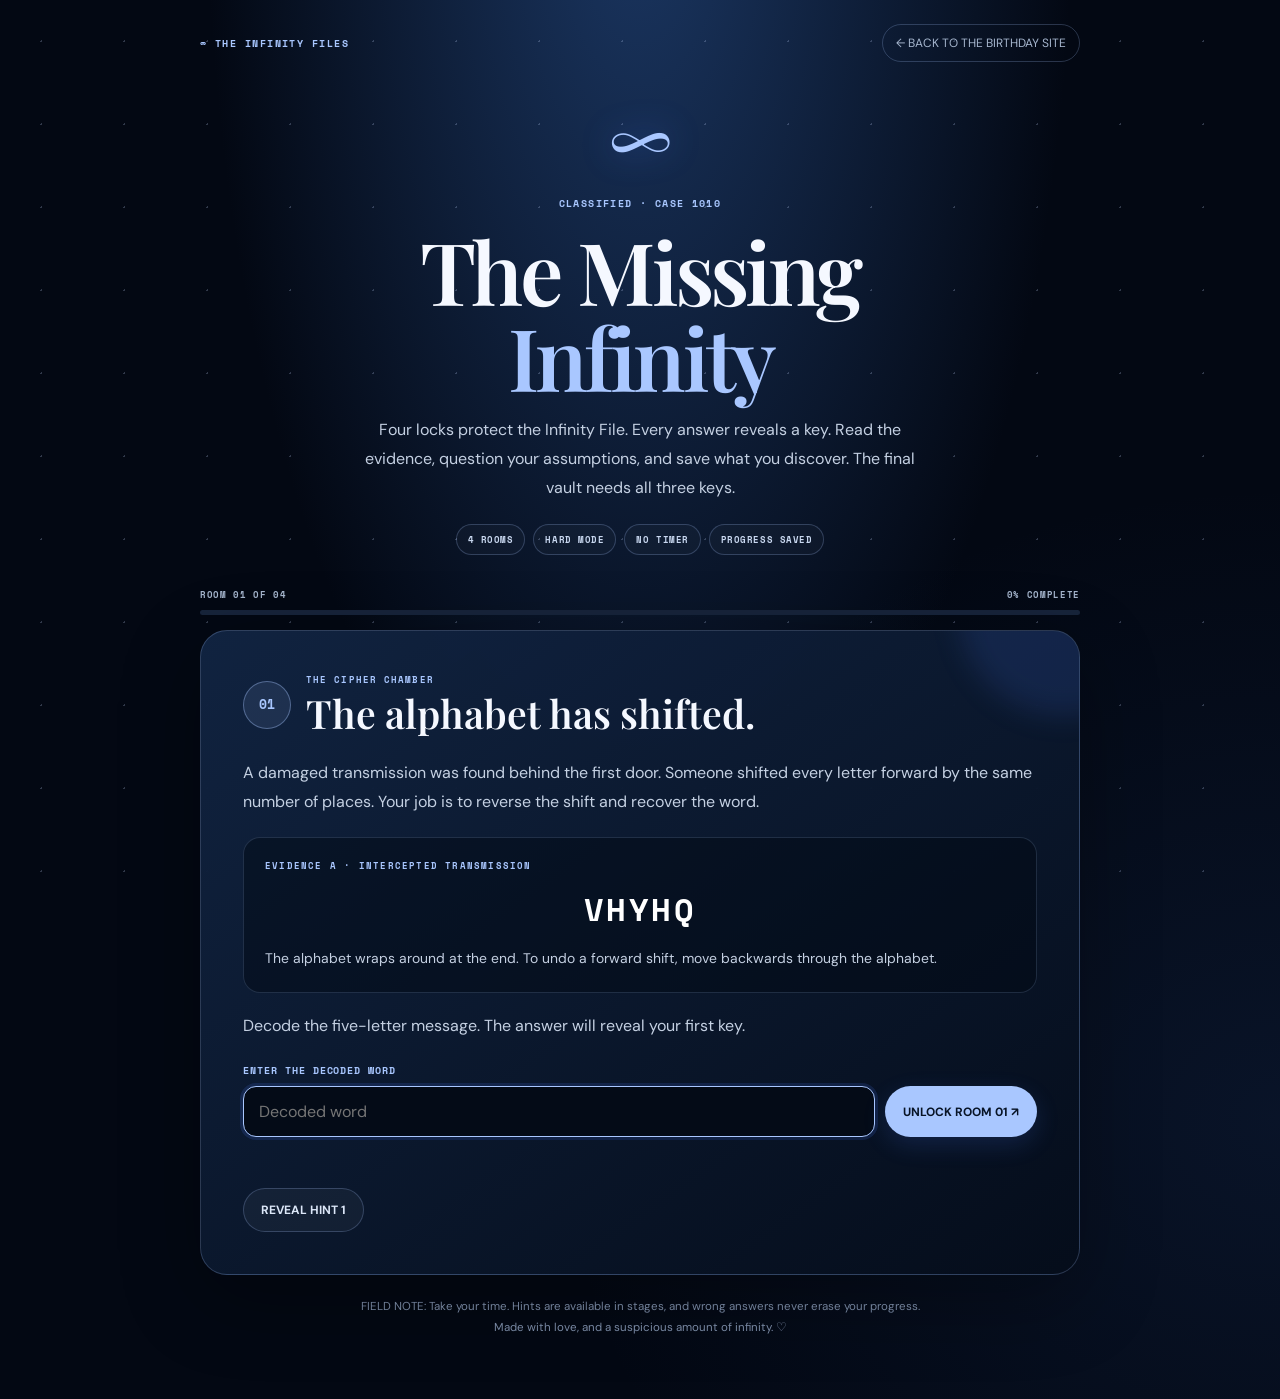
<file: mystery/index.html>
<!doctype html>
<html lang="en">
<head>
  <meta charset="utf-8">
  <meta name="viewport" content="width=device-width, initial-scale=1">
  <meta name="theme-color" content="#030813">
  <meta name="description" content="Four locks. One missing infinity. A midnight escape-room mystery.">
  <title>The Missing Infinity | Case 1010</title>

  <link rel="preconnect" href="https://fonts.googleapis.com">
  <link rel="preconnect" href="https://fonts.gstatic.com" crossorigin>
  <link href="https://fonts.googleapis.com/css2?family=DM+Sans:wght@400;500;600;700&family=Playfair+Display:wght@500;600;700&family=Space+Mono:wght@400;700&display=swap" rel="stylesheet">

  <style>
    :root {
      --bg: #030813;
      --navy: #09172c;
      --panel: #0b1930;
      --panel-light: #112442;
      --ice: #a9c7ff;
      --blue: #4c7cff;
      --white: #f5f8ff;
      --muted: #a5b5cd;
      --line: rgba(169,199,255,.23);
      --good: #9de7c1;
      --bad: #ff9da9;
    }

    * { box-sizing: border-box; }

    html { scroll-behavior: smooth; }

    body {
      margin: 0;
      min-height: 100vh;
      color: var(--white);
      font-family: "DM Sans", sans-serif;
      background:
        radial-gradient(ellipse at 50% -10%, #1b3763 0, transparent 48%),
        radial-gradient(ellipse at 100% 80%, rgba(40,80,150,.16), transparent 40%),
        var(--bg);
      overflow-x: hidden;
    }

    body::before {
      content: "";
      position: fixed;
      inset: 0;
      pointer-events: none;
      opacity: .23;
      background-image: radial-gradient(#c8d9ff 1px, transparent 1px);
      background-size: 83px 83px;
    }

    button, input { font: inherit; }

    button:focus-visible, a:focus-visible, input:focus-visible {
      outline: 2px solid var(--ice);
      outline-offset: 4px;
    }

    .shell {
      width: min(880px, calc(100% - 30px));
      margin: auto;
      padding: 24px 0 60px;
      position: relative;
      z-index: 1;
    }

    .topbar {
      display: flex;
      align-items: center;
      justify-content: space-between;
      gap: 12px;
      margin-bottom: 38px;
    }

    .brand, .eyebrow, .mono {
      font-family: "Space Mono", monospace;
      letter-spacing: .14em;
    }

    .brand {
      color: var(--ice);
      font-size: .65rem;
      font-weight: 700;
    }

    .back-link {
      color: var(--muted);
      border: 1px solid var(--line);
      border-radius: 999px;
      padding: 10px 13px;
      font-size: .75rem;
      text-decoration: none;
    }

    .back-link:hover {
      color: var(--white);
      border-color: var(--ice);
    }

    .hero {
      text-align: center;
      margin: 12px auto 32px;
      max-width: 710px;
    }

    .sigil {
      font: 5rem/.95 "Playfair Display", serif;
      color: var(--ice);
      text-shadow: 0 0 35px rgba(76,124,255,.45);
      animation: float 4s ease-in-out infinite;
      margin-bottom: 20px;
    }

    .eyebrow {
      font-size: .62rem;
      font-weight: 700;
      color: var(--ice);
      text-transform: uppercase;
    }

    h1 {
      font: 600 clamp(2.8rem, 8vw, 5.4rem)/.99 "Playfair Display", serif;
      letter-spacing: -.045em;
      margin: 17px 0;
    }

    h1 span, .highlight { color: var(--ice); }

    .hero-copy {
      max-width: 560px;
      margin: auto;
      color: #c4d0e2;
      line-height: 1.8;
    }

    .pills {
      display: flex;
      justify-content: center;
      flex-wrap: wrap;
      gap: 8px;
      margin-top: 22px;
    }

    .pill {
      border: 1px solid var(--line);
      background: rgba(255,255,255,.025);
      border-radius: 999px;
      padding: 8px 11px;
      color: #c9d8f0;
      font: 700 .57rem "Space Mono", monospace;
      letter-spacing: .06em;
    }

    .progress-wrap { margin: 28px 0 15px; }

    .progress-label {
      display: flex;
      justify-content: space-between;
      gap: 10px;
      margin-bottom: 9px;
      color: var(--muted);
      font: 700 .59rem "Space Mono", monospace;
      letter-spacing: .07em;
    }

    .progress-track {
      height: 5px;
      background: #17243b;
      border-radius: 99px;
      overflow: hidden;
    }

    .progress-fill {
      height: 100%;
      width: 0;
      background: linear-gradient(90deg, var(--blue), var(--ice));
      box-shadow: 0 0 16px rgba(169,199,255,.5);
      transition: width .45s ease;
    }

    .panel {
      position: relative;
      overflow: hidden;
      padding: clamp(23px, 5vw, 42px);
      border: 1px solid var(--line);
      border-radius: 27px;
      background: linear-gradient(145deg, rgba(17,36,66,.97), rgba(5,13,27,.98));
      box-shadow: 0 24px 80px rgba(0,0,0,.3);
    }

    .panel::before {
      content: "";
      position: absolute;
      width: 210px;
      height: 210px;
      top: -125px;
      right: -90px;
      border-radius: 50%;
      background: rgba(76,124,255,.13);
      filter: blur(14px);
      pointer-events: none;
    }

    .room { display: none; position: relative; }
    .room.active { display: block; animation: appear .35s ease both; }

    .room-heading {
      display: flex;
      align-items: center;
      gap: 15px;
      margin-bottom: 23px;
    }

    .room-number {
      width: 48px;
      height: 48px;
      flex: 0 0 48px;
      display: grid;
      place-items: center;
      border: 1px solid rgba(169,199,255,.38);
      border-radius: 50%;
      background: rgba(169,199,255,.1);
      color: var(--ice);
      font: 700 .8rem "Space Mono", monospace;
    }

    .room-heading small {
      display: block;
      margin-bottom: 6px;
      color: var(--ice);
      font: 700 .57rem "Space Mono", monospace;
      letter-spacing: .12em;
    }

    h2 {
      margin: 0;
      font: 600 clamp(1.6rem, 5vw, 2.45rem)/1.12 "Playfair Display", serif;
    }

    .brief {
      margin: 0 0 20px;
      color: #c4d0e2;
      line-height: 1.8;
    }

    .evidence {
      margin: 19px 0;
      padding: 21px;
      border: 1px solid rgba(169,199,255,.16);
      border-radius: 17px;
      background: rgba(2,8,18,.43);
    }

    .evidence-label {
      margin: 0 0 13px;
      color: var(--ice);
      font: 700 .58rem "Space Mono", monospace;
      letter-spacing: .13em;
    }

    .cipher {
      text-align: center;
      color: #fff;
      font: 700 clamp(1.3rem, 4vw, 2rem) "Space Mono", monospace;
      letter-spacing: .08em;
      overflow-wrap: anywhere;
    }

    .evidence-note {
      color: #c4d0e2;
      font-size: .87rem;
      line-height: 1.7;
      margin-bottom: 0;
    }

    .instructions {
      padding-left: 21px;
      color: #d2dced;
      line-height: 1.9;
    }

    .answer-label {
      display: block;
      margin: 23px 0 9px;
      color: var(--ice);
      font: 700 .6rem "Space Mono", monospace;
      letter-spacing: .1em;
    }

    .answer-row {
      display: flex;
      gap: 10px;
    }

    .answer-row input {
      flex: 1;
      min-width: 0;
      border: 1px solid rgba(169,199,255,.28);
      border-radius: 13px;
      background: #040b17;
      padding: 14px 15px;
      color: #fff;
      outline: none;
    }

    .answer-row input:focus {
      border-color: var(--ice);
      box-shadow: 0 0 0 3px rgba(76,124,255,.15);
    }

    .btn {
      border: 1px solid transparent;
      border-radius: 999px;
      padding: 13px 17px;
      cursor: pointer;
      font-size: .75rem;
      font-weight: 700;
      transition: transform .18s, background .18s, border-color .18s;
    }

    .btn:hover { transform: translateY(-2px); }
    .btn:disabled { cursor: default; opacity: .55; transform: none; }

    .primary {
      color: #081426;
      background: var(--ice);
      box-shadow: 0 8px 24px rgba(76,124,255,.16);
    }

    .secondary {
      color: #dce7f8;
      border-color: var(--line);
      background: rgba(255,255,255,.04);
    }

    .button-row {
      display: flex;
      gap: 10px;
      flex-wrap: wrap;
      margin-top: 13px;
    }

    .feedback {
      min-height: 25px;
      margin: 13px 0 0;
      color: var(--muted);
      font-size: .85rem;
      line-height: 1.6;
    }

    .feedback.good { color: var(--good); }
    .feedback.bad { color: var(--bad); }

    .hint {
      margin-top: 15px;
      padding: 14px 15px;
      border-left: 2px solid var(--ice);
      border-radius: 0 12px 12px 0;
      background: rgba(169,199,255,.06);
      color: #cfdbef;
      font-size: .85rem;
      line-height: 1.7;
    }

    .hint[hidden] { display: none; }

    .hint-level {
      display: block;
      margin-bottom: 6px;
      color: var(--ice);
      font: 700 .57rem "Space Mono", monospace;
      letter-spacing: .1em;
    }

    .key-row {
      display: flex;
      gap: 10px;
      flex-wrap: wrap;
      margin: 20px 0;
    }

    .key-card {
      flex: 1;
      min-width: 85px;
      padding: 13px 10px;
      text-align: center;
      border: 1px solid var(--line);
      border-radius: 14px;
      background: rgba(169,199,255,.045);
    }

    .key-card small {
      display: block;
      color: var(--muted);
      font: 700 .54rem "Space Mono", monospace;
      margin-bottom: 8px;
    }

    .key-card strong {
      color: var(--ice);
      font: 700 1.65rem "Space Mono", monospace;
    }

    .key-card.locked strong { color: #65748e; }

    .vault-slots {
      display: flex;
      justify-content: center;
      gap: 12px;
      margin: 24px 0;
    }

    .vault-slot {
      width: 64px;
      height: 72px;
      display: grid;
      place-items: center;
      border: 1px solid rgba(169,199,255,.38);
      border-radius: 13px;
      background: #040b17;
      color: var(--ice);
      font: 700 2rem "Space Mono", monospace;
    }

    .success {
      text-align: center;
      padding: 8px 0;
    }

    .success .sigil { font-size: 5.5rem; }
    .success h2 { margin: 12px 0 18px; font-size: clamp(2.2rem, 7vw, 4rem); }
    .success p { color: #cbd7e9; line-height: 1.8; }

    .final-code {
      display: inline-block;
      margin: 14px 0 20px;
      padding: 14px 20px;
      border: 1px solid var(--line);
      border-radius: 14px;
      background: rgba(169,199,255,.07);
      color: var(--ice);
      font: 700 1rem "Space Mono", monospace;
      letter-spacing: .15em;
    }

    .closed-label {
      color: var(--good);
      font: 700 .59rem "Space Mono", monospace;
      letter-spacing: .15em;
    }

    .footer-note {
      max-width: 600px;
      margin: 22px auto 0;
      text-align: center;
      color: #8192ae;
      font-size: .72rem;
      line-height: 1.8;
    }

    .shake { animation: shake .25s linear; }

    @keyframes float {
      0%,100% { transform: translateY(0); }
      50% { transform: translateY(-8px); }
    }

    @keyframes appear {
      from { opacity: 0; transform: translateY(8px); }
      to { opacity: 1; transform: translateY(0); }
    }

    @keyframes shake {
      25%,75% { transform: translateX(-4px); }
      50% { transform: translateX(4px); }
    }

    @media(max-width:560px) {
      .shell { width: calc(100% - 22px); padding-top: 17px; }
      .topbar { align-items: flex-start; margin-bottom: 26px; }
      .brand { font-size: .54rem; }
      .back-link { font-size: .65rem; padding: 8px 10px; }
      .panel { padding: 22px 17px; border-radius: 21px; }
      .answer-row { flex-direction: column; }
      .answer-row .btn { width: 100%; }
      .cipher { letter-spacing: .025em; }
      .room-heading { align-items: flex-start; }
      .vault-slot { width: 54px; height: 62px; }
    }

    @media(prefers-reduced-motion:reduce) {
      *,*::before,*::after {
        animation-duration: .01ms !important;
        animation-iteration-count: 1 !important;
        scroll-behavior: auto !important;
        transition-duration: .01ms !important;
      }
    }
  </style>
</head>

<body>
<div class="shell">
  <nav class="topbar" aria-label="Game navigation">
    <span class="brand">∞ THE INFINITY FILES</span>
    <a class="back-link" href="../index.html">← BACK TO THE BIRTHDAY SITE</a>
  </nav>

  <header class="hero">
    <div class="sigil" aria-hidden="true">∞</div>
    <p class="eyebrow">CLASSIFIED · CASE 1010</p>
    <h1>The Missing <span>Infinity</span></h1>
    <p class="hero-copy">
      Four locks protect the Infinity File. Every answer reveals a key.
      Read the evidence, question your assumptions, and save what you discover.
      The final vault needs all three keys.
    </p>
    <div class="pills">
      <span class="pill">4 ROOMS</span>
      <span class="pill">HARD MODE</span>
      <span class="pill">NO TIMER</span>
      <span class="pill">PROGRESS SAVED</span>
    </div>
  </header>

  <div class="progress-wrap">
    <div class="progress-label">
      <span id="progressText">ROOM 01 OF 04</span>
      <span id="progressPercent">0% COMPLETE</span>
    </div>
    <div class="progress-track">
      <div class="progress-fill" id="progressBar"></div>
    </div>
  </div>

  <main class="panel" id="casePanel">

    <!-- ROOM 01 -->
    <section class="room active" data-room="0">
      <div class="room-heading">
        <div class="room-number">01</div>
        <div>
          <small>THE CIPHER CHAMBER</small>
          <h2>The alphabet has shifted.</h2>
        </div>
      </div>

      <p class="brief">
        A damaged transmission was found behind the first door.
        Someone shifted every letter forward by the same number of places.
        Your job is to reverse the shift and recover the word.
      </p>

      <div class="evidence">
        <p class="evidence-label">EVIDENCE A · INTERCEPTED TRANSMISSION</p>
        <div class="cipher">VHYHQ</div>
        <p class="evidence-note">
          The alphabet wraps around at the end. To undo a forward shift,
          move backwards through the alphabet.
        </p>
      </div>

      <p class="brief">
        Decode the five-letter message. The answer will reveal your first key.
      </p>

      <label class="answer-label" for="answer0">ENTER THE DECODED WORD</label>
      <div class="answer-row">
        <input id="answer0" autocomplete="off" spellcheck="false" placeholder="Decoded word">
        <button class="btn primary submit" data-index="0">UNLOCK ROOM 01 ↗</button>
      </div>
      <p class="feedback" id="feedback0" role="status" aria-live="polite"></p>

      <div class="button-row">
        <button class="btn secondary hint-btn" data-index="0">REVEAL HINT 1</button>
      </div>
      <div class="hint" id="hint0" hidden></div>
    </section>

    <!-- ROOM 02 -->
    <section class="room" data-room="1">
      <div class="room-heading">
        <div class="room-number">02</div>
        <div>
          <small>THE FROZEN GRID</small>
          <h2>Coordinates don't lie.</h2>
        </div>
      </div>

      <p class="brief">
        The second lock uses a five-by-five alphabet grid. Each pair identifies
        a letter by its row and column. The first digit is the row; the second
        is the column. The alphabet is written from left to right, row by row,
        with I and J sharing one square.
      </p>

      <div class="evidence">
        <p class="evidence-label">EVIDENCE B · RECOVERED COORDINATES</p>
        <div class="cipher">33 · 24 · 22 · 23 · 44</div>
        <p class="evidence-note">
          Grid reference: rows and columns are numbered 1 to 5.
          Use the standard alphabet order, combining I/J in the same cell.
        </p>
      </div>

      <p class="brief">
        Decode all five pairs to discover a word. Count its letters to obtain
        your second numerical key.
      </p>

      <label class="answer-label" for="answer1">ENTER THE DECODED WORD</label>
      <div class="answer-row">
        <input id="answer1" autocomplete="off" spellcheck="false" placeholder="Decoded word">
        <button class="btn primary submit" data-index="1">UNLOCK ROOM 02 ↗</button>
      </div>
      <p class="feedback" id="feedback1" role="status" aria-live="polite"></p>

      <div class="button-row">
        <button class="btn secondary hint-btn" data-index="1">REVEAL HINT 1</button>
      </div>
      <div class="hint" id="hint1" hidden></div>
    </section>

    <!-- ROOM 03 -->
    <section class="room" data-room="2">
      <div class="room-heading">
        <div class="room-number">03</div>
        <div>
          <small>THE PATTERN VAULT</small>
          <h2>Three records. Three missing numbers.</h2>
        </div>
      </div>

      <p class="brief">
        Each record follows a different mathematical rule. Find the missing
        term in every sequence. Then use the calculation instruction to turn
        all three results into one final digit.
      </p>

      <div class="evidence">
        <p class="evidence-label">EVIDENCE C · INCOMPLETE RECORDS</p>
        <p class="brief"><strong>RECORD A</strong></p>
        <div class="cipher">2, 6, 12, 20, 30, ?</div>

        <p class="brief" style="margin-top:22px"><strong>RECORD B</strong></p>
        <div class="cipher">1, 1, 2, 3, 5, 8, ?</div>

        <p class="brief" style="margin-top:22px"><strong>RECORD C</strong></p>
        <div class="cipher">81, 27, 9, 3, ?</div>
      </div>

      <div class="evidence">
        <p class="evidence-label">CALCULATION INSTRUCTION</p>
        <p class="evidence-note">
          First, find the three missing terms. Add together every digit
          appearing in those three answers. If the total has more than one
          digit, add its digits together again until only one digit remains.
          That single digit is your third key.
        </p>
      </div>

      <p class="brief">
        Enter the three missing terms in order, separated by hyphens.
        Example format: <span class="highlight">12-34-5</span>
      </p>

      <label class="answer-label" for="answer2">ENTER THE THREE MISSING TERMS</label>
      <div class="answer-row">
        <input id="answer2" autocomplete="off" inputmode="numeric" placeholder="Number-Number-Number">
        <button class="btn primary submit" data-index="2">UNLOCK ROOM 03 ↗</button>
      </div>
      <p class="feedback" id="feedback2" role="status" aria-live="polite"></p>

      <div class="button-row">
        <button class="btn secondary hint-btn" data-index="2">REVEAL HINT 1</button>
      </div>
      <div class="hint" id="hint2" hidden></div>
    </section>

    <!-- ROOM 04 -->
    <section class="room" data-room="3">
      <div class="room-heading">
        <div class="room-number">04</div>
        <div>
          <small>THE INFINITY VAULT</small>
          <h2>The keys are correct. Their order is not.</h2>
        </div>
      </div>

      <p class="brief">
        You have recovered three keys from the earlier rooms.
        The vault needs all three digits, but entering them in discovery order
        will not work. Read the final instruction carefully.
      </p>

      <div class="key-row" id="keyRow">
        <div class="key-card locked" id="keyCard0">
          <small>ROOM 01</small><strong>?</strong>
        </div>
        <div class="key-card locked" id="keyCard1">
          <small>ROOM 02</small><strong>?</strong>
        </div>
        <div class="key-card locked" id="keyCard2">
          <small>ROOM 03</small><strong>?</strong>
        </div>
      </div>

      <div class="evidence">
        <p class="evidence-label">EVIDENCE D · FINAL ORDERING RULE</p>
        <ol class="instructions">
          <li>The smallest key belongs in the middle.</li>
          <li>The largest key goes at the end.</li>
          <li>The remaining key starts the sequence.</li>
        </ol>
        <p class="evidence-note">
          Use every key exactly once. The vault accepts a three-digit
          sequence, not a word.
        </p>
      </div>

      <label class="answer-label" for="answer3">ENTER THE FINAL THREE-DIGIT CODE</label>
      <div class="answer-row">
        <input id="answer3" inputmode="numeric" maxlength="3" autocomplete="off" placeholder="•••">
        <button class="btn primary submit" data-index="3">OPEN THE VAULT ↗</button>
      </div>
      <p class="feedback" id="feedback3" role="status" aria-live="polite"></p>

      <div class="button-row">
        <button class="btn secondary hint-btn" data-index="3">REVEAL HINT 1</button>
      </div>
      <div class="hint" id="hint3" hidden></div>
    </section>

    <!-- FINAL REVEAL -->
    <section class="room" data-room="4">
      <div class="success">
        <div class="sigil" aria-hidden="true">∞</div>
        <p class="closed-label">ALL FOUR LOCKS OPEN · CASE CLOSED</p>
        <h2>You found the <span class="highlight">infinity.</span></h2>
        <p>
          The vault was never protecting a missing object.
          It was protecting a reminder that the best things are rarely solved
          in one glance. Sometimes you have to look closer, think differently,
          and keep going until the pieces make sense.
        </p>
        <p><strong>The final answer was us all along. ♡</strong></p>
        <div class="final-code">YOU + ME = ∞</div>
        <div class="button-row" style="justify-content:center">
          <a class="btn primary" href="../index.html" style="text-decoration:none">RETURN TO OUR STORY ♡</a>
          <button class="btn secondary" id="restart">PLAY AGAIN ↻</button>
        </div>
      </div>
    </section>

  </main>

  <p class="footer-note">
    FIELD NOTE: Take your time. Hints are available in stages, and wrong
    answers never erase your progress.<br>
    Made with love, and a suspicious amount of infinity. ♡
  </p>
</div>

<script>
(() => {
  'use strict';

  const SAVE_KEY = 'missingInfinityEscape_v2';

  const answers = [
    'seven',
    'night',
    '42-13-1',
    '527'
  ];

  const hints = [
    [
      'Look at the first letter. V is three places after S.',
      'Every letter was shifted forward by three. Reverse that shift.',
      'Move each letter in VHYHQ three places backwards. The result is SEVEN.'
    ],
    [
      'Read each pair as row first, column second.',
      'The first pair is 33. Find row 3, column 3 in the grid.',
      'The decoded word is NIGHT. It has five letters.'
    ],
    [
      'Record A has differences that increase by two each time.',
      'Record B adds its previous two terms. Record C divides by three.',
      'The missing terms are 42, 13, and 1. Add their digits: 4+2+1+3+1 = 11, then 1+1 = 2.'
    ],
    [
      'Your three keys are 7, 5, and 2. Sort them by size.',
      'Put 2 in the middle. Put 7 at the end.',
      'The remaining digit 5 starts the sequence. The code is 527.'
    ]
  ];

  const rooms = [...document.querySelectorAll('.room')];
  const progressBar = document.getElementById('progressBar');
  const progressText = document.getElementById('progressText');
  const progressPercent = document.getElementById('progressPercent');
  const panel = document.getElementById('casePanel');

  let state = {
    solved: [false, false, false, false],
    hints: [0, 0, 0, 0],
    current: 0
  };

  function loadState() {
    try {
      const saved = JSON.parse(localStorage.getItem(SAVE_KEY));
      if (!saved || !Array.isArray(saved.solved) || !Array.isArray(saved.hints)) return;

      state.solved = [0,1,2,3].map(i => saved.solved[i] === true);
      state.hints = [0,1,2,3].map(i => {
        const n = Number(saved.hints[i]) || 0;
        return Math.max(0, Math.min(3, n));
      });

      const firstUnsolved = state.solved.findIndex(v => !v);
      state.current = firstUnsolved === -1
        ? 4
        : Math.min(Number(saved.current) || firstUnsolved, firstUnsolved);
    } catch (_) {
      // If storage is unavailable or corrupted, start a fresh game.
    }
  }

  function saveState() {
    try {
      localStorage.setItem(SAVE_KEY, JSON.stringify(state));
    } catch (_) {
      // The game still works for this session if storage is unavailable.
    }
  }

  function keys() {
    return [
      state.solved[0] ? '7' : '?',
      state.solved[1] ? '5' : '?',
      state.solved[2] ? '2' : '?'
    ];
  }

  function updateVaultKeys() {
    const values = keys();
    values.forEach((value, i) => {
      const card = document.getElementById('keyCard' + i);
      card.querySelector('strong').textContent = value;
      card.classList.toggle('locked', value === '?');
    });
  }

  function updateProgress() {
    const completed = state.solved.filter(Boolean).length;
    const percent = Math.round(completed / 4 * 100);

    progressBar.style.width = percent + '%';
    progressPercent.textContent = percent + '% COMPLETE';
    progressText.textContent = completed === 4
      ? 'CASE CLOSED'
      : 'ROOM ' + String(Math.min(state.current + 1, 4)).padStart(2, '0') + ' OF 04';

    updateVaultKeys();
  }

  function showRoom(index) {
    state.current = index;
    rooms.forEach((room, i) => room.classList.toggle('active', i === index));
    updateProgress();
    saveState();

    if (index < 4) {
      const input = document.getElementById('answer' + index);
      if (input && !state.solved[index]) {
        setTimeout(() => input.focus({ preventScroll: true }), 120);
      }
    }

    panel.scrollIntoView({ behavior: 'smooth', block: 'start' });
  }

  function normalize(value, index) {
    const text = value.trim().toLowerCase();

    if (index === 2) {
      return text.replace(/\s+/g, '').replace(/–|—/g, '-');
    }

    return text.replace(/[^a-z0-9]/g, '');
  }

  function setFeedback(index, message, type) {
    const feedback = document.getElementById('feedback' + index);
    feedback.textContent = message;
    feedback.className = 'feedback ' + (type || '');
  }

  function checkAnswer(index) {
    if (state.solved[index]) return;

    const input = document.getElementById('answer' + index);
    const typed = normalize(input.value, index);

    if (!typed) {
      setFeedback(index, 'Enter an answer before trying the lock.', 'bad');
      input.focus();
      return;
    }

    if (typed !== answers[index]) {
      setFeedback(index, 'The lock is still sealed. Recheck the evidence or reveal a hint.', 'bad');
      panel.classList.remove('shake');
      void panel.offsetWidth;
      panel.classList.add('shake');
      input.select();
      return;
    }

    state.solved[index] = true;
    saveState();

    input.disabled = true;
    input.parentElement.querySelector('button').disabled = true;

    const successMessages = [
      'Correct. The cipher breaks. Key recovered: 7.',
      'Correct. The coordinates resolve. Key recovered: 5.',
      'Correct. The sequences align. Key recovered: 2.',
      'Access granted. The final vault is opening…'
    ];

    setFeedback(index, successMessages[index], 'good');
    updateProgress();

    setTimeout(() => {
      if (index === 3) {
        showRoom(4);
      } else {
        showRoom(index + 1);
      }
    }, 800);
  }

  function renderHint(index) {
    const hint = document.getElementById('hint' + index);
    const button = document.querySelector('.hint-btn[data-index="' + index + '"]');
    const level = state.hints[index];

    if (level === 0) {
      hint.hidden = true;
      button.textContent = 'REVEAL HINT 1';
      return;
    }

    hint.hidden = false;
    hint.innerHTML = '<span class="hint-level">HINT ' + level + ' OF 3</span>';
    hint.append(document.createTextNode(hints[index][level - 1]));

    button.textContent = level >= 3 ? 'ALL HINTS REVEALED' : 'REVEAL HINT ' + (level + 1);
    button.disabled = level >= 3;
  }

  document.querySelectorAll('.submit').forEach(button => {
    button.addEventListener('click', () => checkAnswer(Number(button.dataset.index)));
  });

  document.querySelectorAll('.answer-row input').forEach(input => {
    input.addEventListener('keydown', event => {
      if (event.key === 'Enter') {
        checkAnswer(Number(input.id.replace('answer', '')));
      }
    });
  });

  document.querySelectorAll('.hint-btn').forEach(button => {
    button.addEventListener('click', () => {
      const index = Number(button.dataset.index);
      if (state.hints[index] >= 3) return;

      state.hints[index]++;
      renderHint(index);
      saveState();
    });
  });

  document.getElementById('restart').addEventListener('click', () => {
    state = {
      solved: [false, false, false, false],
      hints: [0, 0, 0, 0],
      current: 0
    };

    for (let i = 0; i < 4; i++) {
      const input = document.getElementById('answer' + i);
      input.value = '';
      input.disabled = false;
      input.parentElement.querySelector('button').disabled = false;

      setFeedback(i, '', '');

      renderHint(i);
    }

    saveState();
    showRoom(0);
  });

  loadState();

  for (let i = 0; i < 4; i++) {
    if (state.solved[i]) {
      const input = document.getElementById('answer' + i);
      input.disabled = true;
      input.parentElement.querySelector('button').disabled = true;
      setFeedback(i, 'Room solved. Key recovered.', 'good');
    }
    renderHint(i);
  }

  updateProgress();
  showRoom(state.current);
})();
</script>
</body>
</html>
</file>
<file: style.css>
:root{
  --navy:#081426;
  --ink:#05080e;
  --blue:#4c7cff;
  --blue2:#a9c7ff;
  --sky:#eaf2ff;
  --ice:#f8fbff;
  --white:#fff;
  --silver:#dbe5f5;
  --muted:#71809a;
  --line:rgba(8,20,38,.14);
  --shadow:0 20px 60px rgba(8,20,38,.14);
  --radius:28px;
}
*{box-sizing:border-box}
html{scroll-behavior:smooth}
body{margin:0;background:var(--ice);color:var(--navy);font-family:'DM Sans',sans-serif;overflow-x:hidden}
button{font:inherit}
.hidden{display:none!important}
.grain{position:fixed;inset:0;pointer-events:none;opacity:.035;background-image:url("data:image/svg+xml,%3Csvg viewBox='0 0 160 160' xmlns='http://www.w3.org/2000/svg'%3E%3Cfilter id='n'%3E%3CfeTurbulence type='fractalNoise' baseFrequency='.9' numOctaves='4' stitchTiles='stitch'/%3E%3C/filter%3E%3Crect width='100%25' height='100%25' filter='url(%23n)'/%3E%3C/svg%3E");z-index:20}
#hearts{position:fixed;inset:0;pointer-events:none;z-index:15;overflow:hidden}
.float-heart{position:absolute;bottom:-30px;color:rgba(76,124,255,.25);animation:floatUp linear forwards;font-size:18px}
@keyframes floatUp{to{transform:translateY(-110vh) rotate(18deg);opacity:0}}
.screen{min-height:100svh;display:grid;place-items:center;position:relative;overflow:hidden}
.lock-screen{background:radial-gradient(circle at 50% 15%,#dceaff 0,#eef5ff 38%,#f8fbff 75%);padding:28px}
.lock-content{width:min(850px,100%);text-align:center;position:relative;z-index:2}
.eyebrow{font:700 .72rem/1.2 'Space Mono',monospace;letter-spacing:.18em;color:var(--blue);margin:0 0 20px;text-transform:uppercase}
.infinity-mark{font:500 5rem/1 'Playfair Display',serif;color:var(--blue);text-shadow:0 10px 30px rgba(76,124,255,.25)}
.infinity-mark.large{font-size:7rem;margin-top:-8px}
.lock-content h1,.chapter h2{font:600 clamp(3rem,8vw,7rem)/.92 'Playfair Display',serif;letter-spacing:-.045em;margin:8px 0 20px}
.lock-content h1 span,.chapter h2 span{color:var(--blue)}
.lock-copy{font-size:1.05rem;color:var(--muted);max-width:540px;margin:0 auto 28px}
.countdown{display:flex;justify-content:center;align-items:center;gap:14px;margin:28px auto 18px}
.countdown div{min-width:90px}.countdown strong{display:block;font:700 clamp(1.8rem,5vw,3rem)/1 'Space Mono',monospace}.countdown span{display:block;font:700 .58rem/1.2 'Space Mono',monospace;color:var(--muted);letter-spacing:.12em;margin-top:8px}.countdown i{font:700 1.5rem 'Space Mono',monospace;color:var(--blue)}
.unlock-date{font:700 .72rem 'Space Mono',monospace;letter-spacing:.14em;color:var(--navy)}
.lock-note{color:var(--muted);font-size:.85rem;margin-top:18px}
.primary-btn,.ghost-btn{border:0;border-radius:999px;padding:14px 20px;cursor:pointer;font-weight:700;letter-spacing:.03em;transition:.2s transform,.2s box-shadow,.2s background}
.primary-btn{background:var(--navy);color:#fff;box-shadow:0 10px 28px rgba(8,20,38,.18)}
.primary-btn:hover,.ghost-btn:hover{transform:translateY(-2px)}
.ghost-btn{background:rgba(255,255,255,.72);color:var(--navy);border:1px solid var(--line)}
.orbit{position:absolute;border:1px solid rgba(76,124,255,.18);border-radius:50%;width:55vw;height:55vw;max-width:720px;max-height:720px}.orbit-a{animation:spin 35s linear infinite}.orbit-b{width:35vw;height:35vw;animation:spin 23s linear infinite reverse}@keyframes spin{to{transform:rotate(360deg)}}
.music-toggle{position:fixed;top:18px;right:18px;z-index:50;border:1px solid var(--line);background:rgba(255,255,255,.82);backdrop-filter:blur(14px);border-radius:999px;padding:10px 14px;color:var(--navy);cursor:pointer;box-shadow:0 8px 25px rgba(8,20,38,.08)}
.chapter{min-height:100svh;padding:100px max(22px,5vw);display:flex;flex-direction:column;align-items:center;justify-content:center;text-align:center;position:relative;overflow:hidden}
.chapter>h2{max-width:900px}.hero-chapter{background:radial-gradient(circle at 50% 20%,#dceaff,#f8fbff 62%)}
.hero-glow{position:absolute;width:60vw;height:60vw;border-radius:50%;background:rgba(76,124,255,.09);filter:blur(30px)}
.hero-copy{max-width:620px;font-size:1.18rem;margin:8px auto;color:var(--navy)}.hero-copy.soft{color:var(--muted)}
.chapter-number{position:absolute;top:34px;left:34px;font:700 .65rem 'Space Mono',monospace;color:var(--muted);letter-spacing:.15em}
.split-chapter{background:#fff}.split-chapter p{max-width:680px;font-size:1.1rem;line-height:1.8}.date-chip{padding:10px 15px;border:1px solid var(--line);border-radius:999px;font:700 .7rem 'Space Mono',monospace;letter-spacing:.12em;margin:24px 0;background:var(--sky)}
.infinity-line{display:flex;align-items:center;gap:14px;width:min(500px,80%);color:var(--blue);font:2rem 'Playfair Display',serif;margin:28px 0}.infinity-line span{height:1px;background:var(--line);flex:1}
.timeline-chapter{background:var(--navy);color:#fff}.timeline-chapter .eyebrow{color:var(--blue2)}.timeline-chapter h2 span{color:var(--blue2)}
.timeline{width:min(760px,100%);text-align:left;margin:30px 0 34px;border-left:1px solid rgba(255,255,255,.18);padding-left:30px}.timeline article{position:relative;padding:0 0 30px}.timeline .dot{position:absolute;width:12px;height:12px;border-radius:50%;background:var(--blue2);left:-37px;top:4px;box-shadow:0 0 0 6px rgba(169,199,255,.1)}.timeline small{font:700 .62rem 'Space Mono',monospace;color:var(--blue2);letter-spacing:.15em}.timeline h3{font:600 1.7rem 'Playfair Display',serif;margin:7px 0}.timeline p{color:#c4d0e4;line-height:1.7;margin:0;max-width:580px}
.quiz-chapter{background:var(--sky)}.game-card,.result-card{width:min(700px,100%);background:#fff;border:1px solid var(--line);border-radius:var(--radius);box-shadow:var(--shadow);padding:30px}.quiz-meta,.game-hud{display:flex;justify-content:space-between;font:700 .65rem 'Space Mono',monospace;color:var(--muted);letter-spacing:.08em}.game-card h3{font:600 clamp(1.5rem,4vw,2.2rem)/1.2 'Playfair Display',serif;margin:30px 0}.answers{display:grid;grid-template-columns:1fr 1fr;gap:12px}.answer{border:1px solid var(--line);background:var(--ice);border-radius:18px;padding:15px;text-align:left;cursor:pointer;font-weight:600}.answer:hover{border-color:var(--blue);background:#f0f5ff}.answer.correct{background:#dff7ea;border-color:#56a77b}.answer.wrong{background:#fff0f1;border-color:#d87883}.feedback{min-height:24px;color:var(--muted);font-weight:600}.big-score{font:700 4rem 'Space Mono',monospace;color:var(--blue)}
.game-chapter{background:#f8fbff}.game-hud{width:min(700px,100%);margin:10px 0}.catch-game{width:min(700px,100%);height:420px;background:linear-gradient(#dbeaff,#f8fbff);border:2px solid var(--navy);border-radius:28px;position:relative;overflow:hidden;box-shadow:var(--shadow);touch-action:none}.game-start-overlay{position:absolute;inset:0;display:grid;place-items:center;background:rgba(248,251,255,.74);backdrop-filter:blur(5px);z-index:5}.player{position:absolute;bottom:16px;left:50%;transform:translateX(-50%);width:64px;height:64px;border-radius:50%;background:var(--navy);color:#fff;display:grid;place-items:center;font-size:2rem;box-shadow:0 10px 25px rgba(8,20,38,.2)}.falling{position:absolute;top:-50px;font-size:28px;animation:fall linear forwards;user-select:none}@keyframes fall{to{transform:translateY(520px) rotate(25deg)}}
.gift-chapter{background:#fff}.gift-grid{display:grid;grid-template-columns:repeat(5,1fr);gap:12px;width:min(850px,100%);margin:30px 0}.gift{aspect-ratio:1;border:0;border-radius:24px;background:linear-gradient(145deg,#0b1d36,#254f8e);color:#fff;cursor:pointer;position:relative;overflow:hidden;box-shadow:0 14px 28px rgba(8,20,38,.12)}.gift:before,.gift:after{content:"";position:absolute;background:var(--blue2)}.gift:before{width:16%;height:100%;left:42%}.gift:after{height:16%;width:100%;top:42%}.gift span{position:relative;z-index:2;font:700 2.2rem 'Playfair Display',serif}.gift.opened{opacity:.55}.gift-reveal{max-width:650px;border-radius:24px;background:var(--sky);padding:20px;font-size:1rem;line-height:1.7}.gift-reveal strong{display:block;font:600 1.5rem 'Playfair Display',serif;margin-bottom:7px}
.coke-chapter{background:var(--navy);color:#fff}.coke-chapter .eyebrow{color:var(--blue2)}.coke-chapter h2 span{color:var(--blue2)}.coke-can{width:150px;height:230px;border-radius:34px;background:linear-gradient(100deg,#aeb8c8,#fff,#8794a8);color:#0b1d36;margin:25px auto;display:flex;flex-direction:column;align-items:center;justify-content:center;cursor:pointer;box-shadow:0 25px 45px rgba(0,0,0,.3);transform:rotate(-5deg);transition:.25s}.coke-can:hover{transform:rotate(0) translateY(-6px)}.coke-can span{font-size:1.2rem}.coke-can strong{font:700 2.5rem 'Playfair Display',serif}.coke-can small{font:700 .55rem 'Space Mono',monospace;letter-spacing:.08em}.coke-message{min-height:45px;color:#c4d0e4}
.gallery-chapter{background:var(--ice)}.photo-grid{width:min(1050px,100%);display:grid;grid-template-columns:repeat(4,1fr);gap:14px;margin:30px 0}.photo-grid img{width:100%;aspect-ratio:1;object-fit:cover;border-radius:20px;border:2px solid var(--navy);background:#fff;box-shadow:4px 4px 0 var(--navy);transition:.25s}.photo-grid img:hover{transform:translateY(-4px) rotate(-1deg)}
.letter-chapter{background:#fff}.letter-card{width:min(760px,100%);text-align:left;background:#fbfcff;border:1px solid var(--line);border-radius:30px;padding:clamp(26px,5vw,55px);box-shadow:var(--shadow);font:1.05rem/1.9 'Playfair Display',serif}.letter-card p{margin:0 0 20px}.letter-card .signature{text-align:right;margin-top:35px;color:var(--blue);font-size:1.2rem}
.final-chapter{background:radial-gradient(circle at 50% 12%,rgba(76,124,255,.18),transparent 28%),radial-gradient(circle at 18% 78%,rgba(169,199,255,.08),transparent 24%),linear-gradient(180deg,#061225 0%,#071224 52%,#030914 100%);color:#fff;min-height:100svh}.final-chapter .eyebrow{color:#a9c7ff;text-shadow:0 0 18px rgba(169,199,255,.16)}.final-chapter h2{color:#fff;text-shadow:0 10px 35px rgba(0,0,0,.28)}.final-chapter h2 span{color:#a9c7ff;text-shadow:0 0 28px rgba(169,199,255,.24)}.final-copy,.final-line{max-width:620px;font-size:1.15rem;line-height:1.7;color:#e4ebf7;text-shadow:0 2px 18px rgba(0,0,0,.22)}.final-photo{width:min(330px,75vw);margin:30px auto 18px;transform:rotate(-2deg)}.final-photo img{display:block;width:100%;border:7px solid #fff;box-shadow:0 20px 50px rgba(0,0,0,.42)}.final-infinity{font:1.4rem 'Space Mono',monospace;color:#a9c7ff;margin:15px 0 25px;text-shadow:0 0 22px rgba(169,199,255,.22)}.final-chapter .ghost-btn{background:rgba(255,255,255,.08);color:#fff;border-color:rgba(169,199,255,.28)}
.toast{position:fixed;left:50%;bottom:24px;transform:translate(-50%,20px);opacity:0;background:var(--navy);color:#fff;border-radius:999px;padding:12px 18px;z-index:100;transition:.25s;pointer-events:none;font-size:.9rem}.toast.show{opacity:1;transform:translate(-50%,0)}
.confetti-piece{position:fixed;top:-20px;width:9px;height:14px;z-index:90;animation:confettiFall 2.7s linear forwards}@keyframes confettiFall{to{transform:translateY(110vh) rotate(720deg);opacity:0}}
@media(max-width:720px){.countdown{gap:5px}.countdown div{min-width:62px}.countdown i{font-size:1rem}.answers{grid-template-columns:1fr}.gift-grid{grid-template-columns:repeat(3,1fr)}.photo-grid{grid-template-columns:repeat(2,1fr)}.catch-game{height:360px}.chapter{padding-left:18px;padding-right:18px}.chapter-number{left:18px}.music-toggle span{display:none}}

/* Infinity interaction + redesigned vault */
.hero-chapter > *:not(.hero-glow){position:relative;z-index:2}
.infinity-portal{border:0;background:transparent;cursor:pointer;display:flex;flex-direction:column;align-items:center;gap:8px;margin:0 auto 8px;color:var(--blue)}
.infinity-portal span{font:500 7rem/.8 'Playfair Display',serif;text-shadow:0 12px 35px rgba(76,124,255,.28);transition:.25s transform,.25s text-shadow}
.infinity-portal:hover span{transform:scale(1.08) rotate(-3deg);text-shadow:0 18px 45px rgba(76,124,255,.4)}
.infinity-portal small{font:700 .58rem 'Space Mono',monospace;letter-spacing:.16em;color:var(--muted)}
.infinity-chapter{background:radial-gradient(circle at 50% 20%,#eef5ff,#fff 62%)}
.techinfinity-word{font:700 clamp(2.1rem,7vw,5.5rem)/1 'Space Mono',monospace;letter-spacing:-.08em;color:var(--navy);margin:5px 0 20px}
.techinfinity-word span{color:var(--blue);font-family:'Playfair Display',serif;display:inline-block;transform:scale(1.18);margin:0 .04em}
.infinity-button{border:1px solid var(--navy);background:var(--navy);color:#fff;border-radius:999px;padding:12px 18px;cursor:pointer;font:700 .7rem 'Space Mono',monospace;letter-spacing:.08em;box-shadow:0 10px 25px rgba(8,20,38,.15);transition:.2s transform,.2s box-shadow}
.infinity-button:hover{transform:translateY(-2px);box-shadow:0 14px 30px rgba(8,20,38,.22)}
.infinity-message{min-height:26px;color:var(--muted);margin:14px auto 0;max-width:650px;transition:.25s;color:var(--muted)}
.infinity-message.revealed{color:var(--navy);font-weight:700}
.vault-grid{display:grid;grid-template-columns:repeat(5,1fr);gap:14px;width:min(1000px,100%);margin:30px 0}
.vault-card{aspect-ratio:1/1.12;border:1px solid rgba(76,124,255,.22);border-radius:24px;background:linear-gradient(160deg,#f8fbff,#e6efff);color:var(--navy);padding:20px;text-align:left;display:flex;flex-direction:column;justify-content:space-between;cursor:pointer;box-shadow:0 14px 30px rgba(8,20,38,.08);transition:.25s transform,.25s box-shadow,.25s background}
.vault-card:hover{transform:translateY(-6px) rotate(-1deg);box-shadow:0 20px 40px rgba(8,20,38,.14)}
.vault-card.opened{background:var(--navy);color:#fff;opacity:1}
.vault-card strong{font:600 clamp(1.1rem,2vw,1.5rem)/1.05 'Playfair Display',serif}
.vault-card small{font:700 .58rem 'Space Mono',monospace;letter-spacing:.1em;color:var(--muted)}
.vault-card.opened small{color:var(--blue2)}
.vault-number{font:700 1.4rem 'Space Mono',monospace;color:var(--blue)}
.vault-card.opened .vault-number{color:var(--blue2)}
.coke-lead{color:#c4d0e4;margin-top:-4px}
.coke-stats{width:min(900px,100%);display:grid;grid-template-columns:repeat(3,1fr);gap:12px;margin:24px 0 8px}
.coke-stats div{border:1px solid rgba(169,199,255,.18);border-radius:18px;padding:16px;background:rgba(255,255,255,.04)}
.coke-stats small{display:block;font:700 .55rem 'Space Mono',monospace;letter-spacing:.1em;color:var(--blue2);margin-bottom:8px}
.coke-stats strong{font:600 1.15rem 'Playfair Display',serif}
.coke-stage{position:relative;display:flex;align-items:center;justify-content:center;min-height:280px;width:min(560px,100%)}
.coke-stamp{position:absolute;right:5%;bottom:20px;border:1px dashed var(--blue2);color:var(--blue2);padding:12px;border-radius:50%;font:700 .58rem/1.25 'Space Mono',monospace;letter-spacing:.08em;transform:rotate(9deg)}
.photo-grid{grid-template-columns:repeat(5,1fr);align-items:start}
.photo-grid img{aspect-ratio:4/5}
@media(max-width:900px){.vault-grid{grid-template-columns:repeat(3,1fr)}.photo-grid{grid-template-columns:repeat(3,1fr)}}
@media(max-width:720px){.vault-grid{grid-template-columns:repeat(2,1fr)}.photo-grid{grid-template-columns:repeat(2,1fr)}.coke-stats{grid-template-columns:1fr}.coke-stamp{right:0;bottom:5px}.infinity-portal span{font-size:5.8rem}}

/* TECH Ãƒâ€” SCHBANG origin chapter */
.tech-schbang-lockup{display:flex;align-items:center;justify-content:center;gap:14px;font:700 clamp(1.5rem,5vw,3.7rem)/1 'Space Mono',monospace;letter-spacing:-.08em;margin:8px 0 22px;color:var(--navy)}
.tech-schbang-lockup b{font:500 1.15em 'Playfair Display',serif;color:var(--blue);transition:.35s transform,.35s text-shadow}
.tech-schbang-lockup.lit b{transform:scale(1.25) rotate(8deg);text-shadow:0 0 28px rgba(76,124,255,.65)}
.origin-cards{display:grid;grid-template-columns:repeat(2,minmax(0,1fr));gap:14px;width:min(900px,100%);margin:26px 0 18px}
.origin-card{border:1px solid var(--line);border-radius:24px;background:#fff;padding:24px;text-align:left;cursor:pointer;box-shadow:var(--shadow);transition:.25s transform,.25s border-color,.25s background}
.origin-card:hover{transform:translateY(-5px);border-color:var(--blue);background:#f8fbff}
.origin-card.schbang{background:var(--navy);color:#fff;border-color:rgba(169,199,255,.25)}
.origin-card small{display:block;font:700 .58rem 'Space Mono',monospace;letter-spacing:.12em;color:var(--blue);margin-bottom:10px}
.origin-card.schbang small{color:var(--blue2)}
.origin-card strong{display:block;font:600 clamp(1.2rem,3vw,2rem) 'Playfair Display',serif;margin-bottom:9px}
.origin-card span{font-size:.86rem;color:var(--muted)}
.origin-card.schbang span{color:#cbd8eb}

/* Side quest instead of gift vault */
.sidequest-chapter{background:linear-gradient(180deg,#fff,#f3f7ff)}
.sidequest-progress{width:min(800px,100%);margin:24px 0 8px;text-align:left}
.sidequest-progress>span{font:700 .62rem 'Space Mono',monospace;color:var(--muted);letter-spacing:.1em}
.sidequest-progress>div{height:8px;border-radius:99px;background:#e3eaf5;overflow:hidden;margin-top:9px}
.sidequest-progress i{display:block;width:0;height:100%;background:var(--blue);transition:.35s width}
.sidequest-grid{display:grid;grid-template-columns:repeat(5,1fr);gap:12px;width:min(1000px,100%);margin:22px 0}
.sidequest-card{min-height:190px;border:1px solid var(--line);border-radius:22px;background:#fff;padding:18px;text-align:left;cursor:pointer;display:flex;flex-direction:column;justify-content:space-between;box-shadow:0 12px 28px rgba(8,20,38,.07);transition:.25s transform,.25s background,.25s color}
.sidequest-card:hover{transform:translateY(-5px)}
.sidequest-card small{font:700 1.2rem 'Space Mono',monospace;color:var(--blue)}
.sidequest-card strong{font:600 1.25rem/1.05 'Playfair Display',serif}
.sidequest-card span{font:700 .56rem/1.4 'Space Mono',monospace;letter-spacing:.08em;color:var(--muted)}
.sidequest-card.done{background:var(--navy);color:#fff}
.sidequest-card.done small,.sidequest-card.done span{color:var(--blue2)}
.sidequest-reveal{width:min(760px,100%);min-height:54px;padding:16px 20px;border-radius:18px;background:#eaf1ff;color:var(--navy);font-weight:600}

/* Diet Coke universe */
.coke-universe{position:relative;width:min(720px,100%);height:330px;margin:12px auto 0;display:grid;place-items:center}
.coke-orbit{position:absolute;border:1px solid rgba(169,199,255,.2);border-radius:50%;left:50%;top:50%;transform:translate(-50%,-50%)}
.orbit-one{width:300px;height:300px}.orbit-two{width:480px;height:250px;transform:translate(-50%,-50%) rotate(-12deg)}
.coke-can{position:relative;z-index:3;width:150px;height:225px;border:0;border-radius:34px;background:linear-gradient(100deg,#9ba8ba,#fff,#7e8da2);color:#0b1d36;display:flex;flex-direction:column;align-items:center;justify-content:center;cursor:pointer;box-shadow:0 25px 55px rgba(0,0,0,.38);transform:rotate(-5deg);transition:.25s transform,.25s filter}
.coke-can:hover{transform:rotate(0) translateY(-8px)}
.coke-can.tapped{transform:rotate(4deg) scale(1.06)}
.coke-can span{font-size:1.15rem}.coke-can strong{font:700 2.5rem 'Playfair Display',serif}.coke-can small{font:700 .52rem 'Space Mono',monospace;letter-spacing:.08em}
.coke-fact{position:absolute;z-index:2;padding:10px 13px;border:1px solid rgba(169,199,255,.25);border-radius:14px;background:rgba(255,255,255,.05);font:700 .55rem/1.5 'Space Mono',monospace;letter-spacing:.06em;color:#dbe7f7;text-align:center}
.coke-fact b{color:var(--blue2);font-size:1rem}.fact-one{left:3%;top:28%}.fact-two{right:2%;top:23%}.fact-three{right:10%;bottom:9%}
.coke-counter{display:flex;align-items:baseline;justify-content:center;gap:10px;margin-top:-5px}.coke-counter span{font:700 2rem 'Space Mono',monospace;color:var(--blue2)}.coke-counter small{font:700 .58rem 'Space Mono',monospace;letter-spacing:.1em;color:#c4d0e4}
.coke-final{width:min(560px,100%);margin:18px auto;padding:18px 20px;border:1px solid rgba(169,199,255,.25);border-radius:20px;background:rgba(255,255,255,.05)}
.coke-final span{font:700 .56rem 'Space Mono',monospace;color:var(--blue2);letter-spacing:.12em}.coke-final strong{display:block;font:600 1.5rem 'Playfair Display',serif;margin:7px 0}.coke-final p{margin:0;color:#c4d0e4}

@media(max-width:900px){.sidequest-grid{grid-template-columns:repeat(3,1fr)}}
@media(max-width:720px){.origin-cards{grid-template-columns:1fr}.sidequest-grid{grid-template-columns:repeat(2,1fr)}.coke-universe{height:300px}.orbit-two{width:390px}.coke-fact{font-size:.48rem}.fact-one{left:0}.fact-two{right:0}}

/* Memory Lane + scrapbook */
.memory-lane-chapter{background:radial-gradient(circle at 15% 10%,#eef5ff 0,#fff 42%,#f4f7fb 100%)}
.memory-progress{width:min(820px,100%);margin:22px 0 20px;text-align:left}.memory-progress>span{font:700 .62rem 'Space Mono',monospace;letter-spacing:.12em;color:var(--muted)}.memory-progress>div{height:7px;background:#e4eaf3;border-radius:99px;margin-top:8px;overflow:hidden}.memory-progress i{display:block;width:10%;height:100%;background:var(--blue);transition:.35s width}
.memory-card{width:min(1040px,100%);display:grid;grid-template-columns:minmax(0,1.08fr) minmax(320px,.92fr);gap:28px;align-items:stretch;margin:8px 0 20px}.memory-photo-wrap{min-height:520px;padding:14px;background:#fff;border:1px solid #dfe6f0;box-shadow:0 20px 55px rgba(8,20,38,.11);transform:rotate(-1.2deg);display:flex}.memory-photo-wrap img{width:100%;height:100%;object-fit:cover;min-height:490px;display:block}.memory-prompt{background:#0b1d36;color:#fff;border-radius:28px;padding:30px;display:flex;flex-direction:column;justify-content:center;box-shadow:0 22px 50px rgba(8,20,38,.18)}.memory-prompt .eyebrow{color:#a9c7ff}.memory-prompt h3{font:600 clamp(1.6rem,3vw,2.45rem)/1.08 'Playfair Display',serif;margin:4px 0 22px}.memory-prompt textarea{width:100%;min-height:210px;resize:vertical;border:1px solid rgba(169,199,255,.25);border-radius:18px;background:rgba(255,255,255,.06);color:#fff;padding:16px;font:500 .95rem/1.6 'DM Sans',sans-serif;outline:none}.memory-prompt textarea::placeholder{color:#9baec8}.memory-prompt textarea:focus{border-color:#a9c7ff;box-shadow:0 0 0 3px rgba(76,124,255,.16)}.memory-actions{display:flex;justify-content:flex-end;margin-top:15px}.memory-finish{width:min(760px,100%);padding:42px 28px;border:1px solid #dbe5f3;border-radius:30px;background:#fff;box-shadow:var(--shadow)}.memory-finish h3{font:600 clamp(2rem,5vw,3.2rem)/1.02 'Playfair Display',serif;margin:6px 0 12px}.memory-finish h3 span{color:var(--blue)}.memory-finish p{color:var(--muted)}.memory-finish form{margin:24px 0 8px}.memory-note{font-size:.76rem!important;max-width:620px;margin:12px auto 0}.infinity-mark.small{font-size:4rem;margin-bottom:5px}.memory-lane-chapter>.primary-btn{margin-top:22px}
.scrapbook-chapter{background:linear-gradient(180deg,#f6f8fc,#fff 30%,#eef3fa)}.marquee{width:100vw;max-width:none;overflow:hidden;position:relative;left:50%;transform:translateX(-50%);margin:20px 0 34px;border-top:1px solid #dbe3ee;border-bottom:1px solid #dbe3ee;background:#0b1d36;color:#fff;padding:11px 0;white-space:nowrap}.marquee>div{display:inline-block;min-width:100%;font:700 .7rem 'Space Mono',monospace;letter-spacing:.12em;animation:marquee 28s linear infinite}.marquee>div+div{position:absolute;left:100%;top:0;padding:11px 0}@keyframes marquee{from{transform:translateX(0)}to{transform:translateX(-100%)}}
.scrapbook{width:min(1080px,100%);display:grid;grid-template-columns:repeat(12,1fr);gap:20px;align-items:start}.scrap-card{margin:0;background:#fff;padding:10px 10px 18px;border:1px solid #d9e1ec;box-shadow:0 16px 35px rgba(8,20,38,.10);transform:rotate(var(--tilt));transition:.25s transform,.25s box-shadow;grid-column:span 3}.scrap-card:nth-child(5n+1){grid-column:span 4}.scrap-card:nth-child(5n+2){grid-column:span 3}.scrap-card:nth-child(5n+3){grid-column:span 2}.scrap-card:nth-child(5n+4){grid-column:span 3}.scrap-card:nth-child(5n){grid-column:span 4}.scrap-card:hover{transform:translateY(-7px) rotate(0);box-shadow:0 24px 45px rgba(8,20,38,.16);z-index:2}.scrap-card img{width:100%;aspect-ratio:1/1.06;object-fit:cover;display:block}.scrap-card figcaption{font:700 .53rem 'Space Mono',monospace;letter-spacing:.07em;text-transform:uppercase;color:#65748a;margin:11px 3px 0}.scrapbook-end{margin:46px auto 28px;text-align:center}.scrapbook-end span{font:700 .6rem 'Space Mono',monospace;letter-spacing:.14em;color:var(--muted)}.scrapbook-end strong{display:block;font:500 5rem/.9 'Playfair Display',serif;color:var(--blue);margin:12px}.scrapbook-end p{color:var(--muted)}
@media(max-width:900px){.memory-card{grid-template-columns:1fr}.memory-photo-wrap{min-height:400px}.memory-photo-wrap img{min-height:370px}.scrap-card,.scrap-card:nth-child(5n+1),.scrap-card:nth-child(5n+2),.scrap-card:nth-child(5n+3),.scrap-card:nth-child(5n+4),.scrap-card:nth-child(5n){grid-column:span 4}}
@media(max-width:720px){.memory-photo-wrap{min-height:330px}.memory-photo-wrap img{min-height:300px}.memory-prompt{padding:22px}.memory-prompt textarea{min-height:180px}.scrapbook{grid-template-columns:repeat(6,1fr);gap:13px}.scrap-card,.scrap-card:nth-child(5n+1),.scrap-card:nth-child(5n+2),.scrap-card:nth-child(5n+3),.scrap-card:nth-child(5n+4),.scrap-card:nth-child(5n){grid-column:span 3}.marquee>div{animation-duration:22s}}


/* Real Diet Coke can treatment */
.real-coke-can{
  background:rgba(255,255,255,.98);
  border:0;
  padding:10px 10px 12px;
  width:min(230px,46vw);
  height:auto;
  display:flex;
  flex-direction:column;
  align-items:center;
  justify-content:center;
  cursor:pointer;
  position:relative;
  z-index:3;
  filter:drop-shadow(0 24px 28px rgba(0,0,0,.42));
  transition:transform .35s ease,filter .35s ease;
}
.real-coke-can img{
  width:100%;
  height:auto;
  display:block;
  object-fit:contain;
  mix-blend-mode:normal;
}
.real-coke-can:hover{transform:translateY(-8px) rotate(-1.5deg);filter:drop-shadow(0 30px 34px rgba(0,0,0,.5));}
.real-coke-can:active{transform:scale(.97) translateY(-2px);}
.coke-tap-label{
  margin-top:-4px;
  padding:.5rem .8rem;
  border:1px solid rgba(150,195,255,.55);
  border-radius:999px;
  background:rgba(7,14,28,.8);
  color:#dcecff;
  font-size:.72rem;
  letter-spacing:.16em;
}
@media(max-width:700px){.real-coke-can{width:min(190px,52vw)}}

/* =========================================================
   2026 REDESIGN: STORY / CATCH MY HEART / DIET COKE
========================================================= */

.story-chapter{
  background:radial-gradient(circle at 50% 15%,#10264a 0,#081426 42%,#040811 100%);
  color:#fff;
  padding-top:clamp(100px,10vh,130px);
  padding-bottom:clamp(90px,9vh,120px);
  isolation:isolate;
}

.story-chapter .eyebrow{color:var(--blue2)}
.story-chapter h2 span{color:var(--blue2)}
.story-chapter>h2{position:relative;z-index:2}

.story-orbit{
  position:absolute;
  border:1px solid rgba(169,199,255,.13);
  border-radius:50%;
  pointer-events:none;
}
.story-orbit-a{width:min(1000px,105vw);height:430px;transform:rotate(-8deg);animation:storyOrbit 11s ease-in-out infinite}
.story-orbit-b{width:min(780px,90vw);height:330px;transform:rotate(14deg);border-color:rgba(76,124,255,.14);animation:storyOrbit 14s ease-in-out infinite reverse}
@keyframes storyOrbit{50%{transform:rotate(-3deg) translateY(-12px)}}

.story-map{
  position:relative;
  width:min(1080px,100%);
  min-height:760px;
  margin:30px auto 38px;
}
.story-card{
  position:absolute;
  width:min(340px,38%);
  min-height:230px;
  padding:25px 25px 22px;
  text-align:left;
  border:1px solid rgba(169,199,255,.19);
  border-radius:28px;
  background:linear-gradient(145deg,rgba(255,255,255,.10),rgba(255,255,255,.045));
  backdrop-filter:blur(14px);
  box-shadow:0 25px 60px rgba(0,0,0,.28),inset 0 1px rgba(255,255,255,.07);
  transition:.3s transform,.3s border-color,.3s box-shadow;
}
.story-card:hover{transform:translateY(-9px) rotate(0)!important;border-color:rgba(169,199,255,.5);box-shadow:0 30px 75px rgba(0,0,0,.38)}
.story-card small{display:block;font:700 .58rem 'Space Mono',monospace;letter-spacing:.14em;color:var(--blue2);margin-bottom:11px}
.story-card h3{font:600 clamp(1.45rem,2.5vw,2rem)/1.05 'Playfair Display',serif;margin:0 0 12px}
.story-card p{color:#c7d4e8;line-height:1.6;margin:0;max-width:290px;font-size:.9rem}
.story-card b{display:block;position:absolute;right:20px;bottom:15px;font:500 2rem 'Playfair Display',serif;color:rgba(169,199,255,.5)}
.story-pin{position:absolute;top:-12px;left:22px;display:grid;place-items:center;width:30px;height:30px;border-radius:50%;background:var(--blue2);color:var(--navy);font:700 .55rem 'Space Mono',monospace;box-shadow:0 0 0 7px rgba(169,199,255,.08)}
.story-card-1{left:1%;top:20px;transform:rotate(-2deg)}
.story-card-2{right:2%;top:5px;transform:rotate(2deg)}
.story-card-3{left:31%;top:245px;transform:rotate(-1deg);min-height:250px}
.story-card-4{left:2%;bottom:15px;transform:rotate(2deg)}
.story-card-5{right:2%;bottom:30px;transform:rotate(-2deg)}
.story-card-6{left:36%;bottom:0;transform:rotate(1deg);min-height:190px}
.story-card.featured{background:linear-gradient(145deg,#102c55,rgba(76,124,255,.18));border-color:rgba(169,199,255,.35);box-shadow:0 28px 75px rgba(0,0,0,.35)}
.story-card.dark-card{background:#050b16}

.heart-game-chapter{background:radial-gradient(circle at 50% 0,#eaf2ff,#f8fbff 48%,#eef4fb 100%)}
.heart-game-chapter h2 span{color:var(--blue)}
.game-rules{width:min(850px,100%);display:grid;grid-template-columns:1fr 1fr;gap:14px;margin:20px 0 12px;text-align:left}
.game-rule-block{padding:20px;border-radius:22px;border:1px solid var(--line);background:#fff;box-shadow:0 12px 30px rgba(8,20,38,.07)}
.game-rule-block small{display:block;font:700 .6rem 'Space Mono',monospace;letter-spacing:.12em;margin-bottom:13px;color:var(--blue)}
.game-rule-block>div{display:grid;grid-template-columns:1fr 1fr;gap:8px}
.game-rule-block span{display:flex;justify-content:space-between;gap:8px;padding:9px 10px;border-radius:12px;background:#f5f8fd;font-size:.78rem}
.game-rule-block span b{font-family:'Space Mono',monospace}
.bad-rules{border-color:#e5b8bf;background:#fffafb}
.bad-rules small{color:#b44755}
.bad-rules span{background:#fff0f1}
.bad-rules span b{color:#b44755}
.bad-rules p{font-size:.72rem;color:#9a6269;margin:12px 0 0;font-weight:700}
.game-mission{width:min(850px,100%);display:flex;justify-content:center;gap:10px;align-items:center;margin:4px 0 18px;padding:11px 16px;border-radius:999px;background:#0b1d36;color:#fff;font-size:.76rem}
.game-mission strong{font:700 .57rem 'Space Mono',monospace;color:var(--blue2);letter-spacing:.12em}
.game-mission span{color:#d7e2f3}
.heart-game-chapter .game-hud{width:min(850px,100%);padding:0 4px}
.heart-game-chapter .catch-game{width:min(850px,100%);height:460px;background:radial-gradient(circle at 50% 10%,#dbeaff,#f7fbff 70%);border-color:#10203a}
.heart-game-chapter .falling{filter:drop-shadow(0 5px 8px rgba(8,20,38,.12));transition:.1s transform}
.heart-game-chapter .falling[data-kind="bad"]{filter:grayscale(.15) drop-shadow(0 5px 8px rgba(160,50,65,.16))}
.heart-game-chapter .player{width:70px;height:70px;font-size:2.15rem;border:3px solid #fff;box-shadow:0 0 0 5px rgba(76,124,255,.12),0 12px 28px rgba(8,20,38,.22)}
.heart-game-chapter #gameResult{min-height:52px;margin:14px 0 4px}
.heart-game-chapter #gameResult small{font-size:.85rem;color:var(--muted)}

.coke-chapter{background:#050b16!important;color:#fff!important}
.coke-chapter .coke-final{background:rgba(255,255,255,.045);border-color:rgba(169,199,255,.2)}
.coke-chapter .next-btn{background:#fff;color:var(--navy)}

@media(max-width:900px){
  .story-map{min-height:1040px}
  .story-card{width:44%}
  .story-card-3{left:28%;top:350px}
  .story-card-4{left:1%;bottom:110px}
  .story-card-5{right:1%;bottom:95px}
  .story-card-6{left:30%;bottom:0}
}
@media(max-width:720px){
  .story-chapter{padding-top:82px}
  .story-map{min-height:1250px;margin-top:20px}
  .story-card{position:absolute;width:78%;min-height:205px}
  .story-card-1{left:1%;top:10px}
  .story-card-2{right:1%;top:210px}
  .story-card-3{left:9%;top:420px}
  .story-card-4{left:1%;top:690px;bottom:auto}
  .story-card-5{right:1%;top:900px;bottom:auto}
  .story-card-6{left:11%;top:1100px;bottom:auto}
  .game-rules{grid-template-columns:1fr}
  .game-rule-block>div{grid-template-columns:1fr 1fr}
  .game-mission{border-radius:18px;flex-direction:column;gap:4px;padding:13px}
  .heart-game-chapter .catch-game{height:380px}
}
@media(max-width:480px){
  .story-map{min-height:1330px}
  .story-card{width:91%;padding:21px}
  .story-card-1{left:0}.story-card-2{right:0}.story-card-3{left:4%}.story-card-4{left:0}.story-card-5{right:0}.story-card-6{left:4%}
  .game-rule-block>div{grid-template-columns:1fr}
  .heart-game-chapter .catch-game{height:350px}
}


/* =========================================================
   FINAL REDESIGN
   Locked cover animation + Story So Far + Catch My Heart
   + The Way I See You
========================================================= */

/* LOCK SCREEN: cosmetic animation only. It never unlocks the site. */
.lock-screen .lock-content{animation:lockContentIn 1.1s ease both}
.lock-screen .lock-kicker{animation:lockFade 1.2s .08s ease both}
.lock-screen .lock-infinity{animation:lockInfinityFloat 5s ease-in-out infinite}
.lock-screen .lock-content h1{animation:lockTitleIn 1.25s .12s ease both}
.lock-screen .countdown-shell{animation:lockFade 1.25s .2s ease both}
.lock-screen .unlock-date,.lock-screen .lock-note{animation:lockFade 1.3s .3s ease both}
.lock-screen .countdown strong{text-shadow:0 0 0 rgba(76,124,255,0);animation:countdownGlow 2.8s ease-in-out infinite}
.lock-screen .lock-stars:before,.lock-screen .lock-stars:after{content:"Ã¢Å“Â¦   Ã‚Â·      Ã¢Å“Â§        Ã‚Â·   Ã¢Å“Â¦      Ã‚Â·        Ã¢Å“Â§";position:absolute;inset:12% 4%;color:rgba(76,124,255,.18);font-size:1.2rem;letter-spacing:3.5rem;line-height:5rem;white-space:pre-wrap;animation:starsDrift 12s ease-in-out infinite alternate}
.lock-screen .lock-stars:after{inset:auto 8% 12% 8%;color:rgba(169,199,255,.28);animation-duration:17s;animation-direction:alternate-reverse}
@keyframes lockContentIn{from{opacity:0;transform:translateY(14px)}to{opacity:1;transform:none}}
@keyframes lockFade{from{opacity:0}to{opacity:1}}
@keyframes lockTitleIn{from{opacity:0;transform:translateY(18px) scale(.98)}to{opacity:1;transform:none}}
@keyframes lockInfinityFloat{50%{transform:translateY(-7px) scale(1.025)}}
@keyframes countdownGlow{50%{text-shadow:0 0 28px rgba(76,124,255,.18)}}
@keyframes starsDrift{to{transform:translate3d(18px,-12px,0) rotate(1deg)}}

/* STORY SO FAR */
.story-chapter{
  background:
    radial-gradient(circle at 15% 15%,rgba(76,124,255,.16),transparent 26%),
    radial-gradient(circle at 85% 80%,rgba(169,199,255,.11),transparent 25%),
    #071223;
  color:#fff;
  min-height:100svh;
  padding-top:110px;
  padding-bottom:90px;
}
.story-chapter .eyebrow{color:var(--blue2)}
.story-chapter h2{max-width:900px;position:relative;z-index:2}
.story-chapter h2 span{color:var(--blue2)}
.story-intro{width:min(650px,100%);color:#b9c8dd;line-height:1.75;font-size:1rem;margin:0 auto 45px;position:relative;z-index:2}
.story-map{width:min(1050px,100%);position:relative;display:grid;grid-template-columns:repeat(12,1fr);gap:22px;margin:5px auto 40px;z-index:2}
.story-card{position:relative;min-height:280px;padding:27px;border-radius:28px;background:rgba(255,255,255,.055);border:1px solid rgba(169,199,255,.17);box-shadow:0 20px 55px rgba(0,0,0,.25),inset 0 1px rgba(255,255,255,.06);text-align:left;backdrop-filter:blur(10px);overflow:hidden;display:flex;flex-direction:column;align-items:flex-start;transition:transform .3s ease,border-color .3s ease,background .3s ease,box-shadow .3s ease}
.story-card:hover{transform:translateY(-8px) rotate(0deg)!important;border-color:rgba(169,199,255,.42);background:rgba(255,255,255,.075);box-shadow:0 28px 65px rgba(0,0,0,.32);z-index:5}
.story-card:before{content:"";position:absolute;width:180px;height:180px;border-radius:50%;background:rgba(76,124,255,.09);filter:blur(5px);right:-80px;bottom:-90px;pointer-events:none}
.story-card-1{grid-column:span 5;transform:rotate(-1.4deg)}
.story-card-2{grid-column:span 7;margin-top:40px;transform:rotate(1deg)}
.story-card-3{grid-column:3 / span 7;margin-top:5px;transform:rotate(-.5deg)}
.story-card-4{grid-column:span 6;margin-top:35px;transform:rotate(1.2deg)}
.story-card-5{grid-column:7 / span 6;margin-top:-20px;transform:rotate(-1deg)}
.story-card-6{grid-column:3 / span 8;margin-top:15px;transform:rotate(.5deg)}
.story-card.featured{background:linear-gradient(145deg,rgba(76,124,255,.2),rgba(255,255,255,.055));border-color:rgba(169,199,255,.3)}
.story-card.dark-card{background:#0d213d}
.story-card small{display:block;font:700 .58rem 'Space Mono',monospace;letter-spacing:.14em;color:var(--blue2);margin-bottom:15px}
.story-pin{position:absolute;top:18px;right:20px;font:700 .65rem 'Space Mono',monospace;color:#71809a}
.story-symbol{width:76px;height:76px;display:grid;place-items:center;position:relative;flex:0 0 76px;font:500 2.8rem/.8 'Playfair Display',serif;color:var(--blue2);margin:0 0 17px;text-shadow:0 0 25px rgba(169,199,255,.25)}
.story-symbol>span{position:relative;z-index:3}
.story-card small{min-height:2.1em;display:flex;align-items:center}
.story-card h3{min-height:2.15em}
.dating-symbol{width:94px;height:94px;flex-basis:94px;border-radius:50%;background:radial-gradient(circle,rgba(169,199,255,.2),rgba(76,124,255,.08) 48%,transparent 70%);text-shadow:0 0 28px rgba(169,199,255,.42);animation:datingPulse 2.2s ease-in-out infinite}
.dating-symbol:before{content:"";position:absolute;inset:8px;border:1px solid rgba(169,199,255,.28);border-radius:50%;animation:datingRing 2.2s ease-out infinite}
.story-heart-burst{position:absolute;inset:0;pointer-events:none;z-index:2}
.story-heart-burst i{position:absolute;left:50%;top:50%;font-style:normal;font-size:1rem;color:#a9c7ff;opacity:0;animation:heartPopOrbit 2.8s ease-out infinite}
.story-heart-burst i:nth-child(1){--hx:-48px;--hy:-42px;--delay:0s}
.story-heart-burst i:nth-child(2){--hx:48px;--hy:-38px;--delay:.35s}
.story-heart-burst i:nth-child(3){--hx:58px;--hy:12px;--delay:.7s}
.story-heart-burst i:nth-child(4){--hx:-58px;--hy:15px;--delay:1.05s}
.story-heart-burst i:nth-child(5){--hx:-28px;--hy:48px;--delay:1.4s}
.story-heart-burst i:nth-child(6){--hx:30px;--hy:46px;--delay:1.75s}
.story-heart-burst i{animation-delay:var(--delay)}
.story-card-3.dating-seen{animation:datingCardGlow .8s ease both}
@keyframes datingCardGlow{50%{border-color:rgba(169,199,255,.7);box-shadow:0 30px 90px rgba(76,124,255,.24),0 0 0 8px rgba(169,199,255,.06)}}
@keyframes datingPulse{50%{transform:scale(1.045);box-shadow:0 0 38px rgba(76,124,255,.16)}}
@keyframes datingRing{0%{transform:scale(.78);opacity:.8}75%,100%{transform:scale(1.35);opacity:0}}
@keyframes heartPopOrbit{0%,8%{opacity:0;transform:translate(-50%,-50%) scale(.4)}18%{opacity:1}72%{opacity:.8}100%{opacity:0;transform:translate(calc(-50% + var(--hx)),calc(-50% + var(--hy))) scale(1.05)}}
.story-card h3{margin:0 0 10px;font:600 clamp(1.45rem,3vw,2.2rem)/1.05 'Playfair Display',serif;color:#fff}
.story-card p{margin:0;max-width:600px;color:#bac8dc;font-size:.92rem;line-height:1.65}
.story-tag{display:inline-block;margin-top:20px;font:700 .52rem 'Space Mono',monospace;letter-spacing:.1em;color:#7387a7}
.story-card.dark-card .story-tag{color:var(--blue2)}
.story-bottom{display:flex;align-items:center;justify-content:center;gap:12px;margin:10px 0 30px;position:relative;z-index:2}
.story-bottom span{font:700 .55rem 'Space Mono',monospace;color:#71809a;letter-spacing:.15em}
.story-bottom strong{font:700 .65rem 'Space Mono',monospace;color:#a9c7ff;letter-spacing:.12em}
.story-bottom i{font:1.4rem 'Playfair Display',serif;color:var(--blue2);font-style:normal}
.story-orbit{position:absolute;border:1px solid rgba(169,199,255,.08);border-radius:50%;pointer-events:none}
.story-orbit-a{width:720px;height:300px;left:-260px;top:20%;transform:rotate(-18deg);animation:storyOrbitFloat 10s ease-in-out infinite}
.story-orbit-b{width:650px;height:270px;right:-260px;bottom:13%;transform:rotate(18deg);animation:storyOrbitFloat 13s ease-in-out infinite reverse}
.story-stars{position:absolute;inset:0;pointer-events:none;opacity:.45;background-image:radial-gradient(circle at 10% 22%,#fff 0 1px,transparent 1.5px),radial-gradient(circle at 82% 18%,#a9c7ff 0 1px,transparent 1.5px),radial-gradient(circle at 70% 75%,#fff 0 1px,transparent 1.5px);background-size:260px 220px,330px 290px,410px 360px;animation:storyStarDrift 22s linear infinite}
@keyframes storyOrbitFloat{50%{transform:rotate(-13deg) translateY(-15px)}}
@keyframes storyStarDrift{to{background-position:50px 30px,-60px 50px,40px -40px}}

/* CATCH MY HEART */
.heart-game-chapter{background:radial-gradient(circle at 15% 20%,rgba(76,124,255,.12),transparent 25%),radial-gradient(circle at 85% 80%,rgba(169,199,255,.12),transparent 25%),#f4f8ff}
.heart-game-chapter h2 span{color:var(--blue)}
.game-rules{width:min(850px,100%);display:grid;grid-template-columns:1fr 1fr;gap:14px;margin:20px 0 12px;text-align:left}
.game-rule-block{padding:20px;border-radius:22px;border:1px solid var(--line);background:#fff;box-shadow:0 12px 30px rgba(8,20,38,.07)}
.game-rule-block small{display:block;font:700 .6rem 'Space Mono',monospace;letter-spacing:.12em;margin-bottom:13px;color:var(--blue)}
.game-rule-block>div{display:grid;grid-template-columns:1fr 1fr;gap:8px}
.game-rule-block span{display:flex;justify-content:space-between;gap:8px;padding:9px 10px;border-radius:12px;background:#f5f8fd;font-size:.78rem}
.game-rule-block span b{font-family:'Space Mono',monospace}
.bad-rules{border-color:#e5b8bf;background:#fffafb}
.bad-rules small{color:#b44755}
.bad-rules span{background:#fff0f1}
.bad-rules span b{color:#b44755}
.bad-rules p{font-size:.72rem;color:#9a6269;margin:12px 0 0;font-weight:700}
.game-mission{width:min(850px,100%);display:flex;justify-content:center;gap:10px;align-items:center;margin:4px 0 18px;padding:11px 16px;border-radius:999px;background:#0b1d36;color:#fff;font-size:.76rem}
.game-mission strong{font:700 .57rem 'Space Mono',monospace;color:var(--blue2);letter-spacing:.12em}
.game-mission span{color:#d7e2f3}
.heart-game-chapter .game-hud{width:min(850px,100%);padding:0 4px}
.heart-game-chapter .catch-game{width:min(850px,100%);height:460px;background:radial-gradient(circle at 50% 10%,#dbeaff,#f7fbff 70%);border-color:#10203a}
.heart-game-chapter .game-start-overlay{display:grid;place-items:center;text-align:center;padding:25px;background:rgba(247,251,255,.82);backdrop-filter:blur(8px)}
.heart-game-chapter .game-overlay-copy{max-width:390px}
.heart-game-chapter .game-overlay-copy>span{display:block;font:500 5rem/.8 'Playfair Display',serif;color:var(--blue);margin-bottom:18px}
.heart-game-chapter .game-overlay-copy strong{display:block;font:600 2rem 'Playfair Display',serif;color:var(--navy)}
.heart-game-chapter .game-overlay-copy p{color:var(--muted);line-height:1.5;margin:8px 0 20px}
.heart-game-chapter .falling{filter:drop-shadow(0 5px 8px rgba(8,20,38,.12));transition:.1s transform}
.heart-game-chapter .falling[data-kind="bad"]{filter:grayscale(.15) drop-shadow(0 5px 8px rgba(160,50,65,.16))}
.heart-game-chapter .falling[data-kind="final"]{font-size:3.7rem;color:var(--blue);text-shadow:0 0 25px rgba(76,124,255,.45);z-index:4}
.heart-game-chapter .falling.caught-good{animation:caughtGood .25s ease}
.heart-game-chapter .falling.caught-bad{animation:caughtBad .25s ease}
.heart-game-chapter .player{width:70px;height:70px;font-size:2.15rem;border:3px solid #fff;box-shadow:0 0 0 5px rgba(76,124,255,.12),0 12px 28px rgba(8,20,38,.22);z-index:3}
.heart-game-chapter #gameResult{min-height:52px;margin:14px 0 4px}
.heart-game-chapter #gameResult small{font-size:.85rem;color:var(--muted)}
@keyframes caughtGood{50%{transform:scale(1.35)}}
@keyframes caughtBad{50%{transform:scale(.8) rotate(-10deg)}}

/* THE WAY I SEE YOU */
.see-you-chapter{background:radial-gradient(circle at 50% 25%,#e5efff 0,#f8fbff 48%,#eef4fb 100%);overflow:hidden}
.see-you-chapter h2{position:relative;z-index:2}
.see-you-chapter h2 span{color:var(--blue)}
.see-you-intro{width:min(650px,100%);color:var(--muted);line-height:1.75;font-size:1rem;margin:0 auto 30px;position:relative;z-index:2}
.see-you-aura{position:absolute;width:520px;height:520px;border-radius:50%;background:rgba(76,124,255,.09);filter:blur(25px);top:20%;left:50%;transform:translate(-50%,-20%);animation:seeAura 7s ease-in-out infinite}
.see-you-stage{width:min(760px,100%);min-height:400px;position:relative;display:grid;place-items:center;margin:5px 0 20px}
.see-you-orbit{position:absolute;border:1px solid rgba(76,124,255,.14);border-radius:50%;pointer-events:none}
.see-you-orbit-a{width:95%;height:70%;transform:rotate(-8deg);animation:seeOrbit 11s ease-in-out infinite}
.see-you-orbit-b{width:72%;height:55%;transform:rotate(14deg);animation:seeOrbit 14s ease-in-out infinite reverse}
.see-you-number{position:absolute;top:15px;right:25px;font:700 .6rem 'Space Mono',monospace;letter-spacing:.12em;color:#71809a}
.see-you-card{width:min(570px,90%);min-height:235px;border:1px solid rgba(76,124,255,.18);border-radius:32px;background:rgba(255,255,255,.74);backdrop-filter:blur(15px);box-shadow:0 30px 80px rgba(8,20,38,.12);display:flex;flex-direction:column;align-items:center;justify-content:center;padding:42px;text-align:center;position:relative;z-index:2;transition:.35s transform,.35s box-shadow,.35s border-color}
.see-you-card-pulse{animation:seeCardPulse .55s ease}
.see-you-symbol{font:500 3.5rem/1 'Playfair Display',serif;color:var(--blue);margin-bottom:22px;text-shadow:0 8px 30px rgba(76,124,255,.22)}
.see-you-card p{font:600 clamp(1.35rem,3.2vw,2rem)/1.35 'Playfair Display',serif;color:var(--navy);margin:0;max-width:470px}
.see-you-progress{width:min(520px,80%);height:2px;background:rgba(8,20,38,.1);position:absolute;bottom:20px;left:50%;transform:translateX(-50%);z-index:3;border-radius:99px;overflow:hidden}
.see-you-progress span{display:block;height:100%;width:16.66%;background:var(--blue);transition:width .45s ease}
.see-you-final{width:min(760px,100%);margin:25px 0 18px;padding:32px;border:1px solid rgba(76,124,255,.18);border-radius:28px;background:rgba(255,255,255,.78);box-shadow:0 20px 60px rgba(8,20,38,.1);position:relative;z-index:3}
.see-you-final h3{font:600 clamp(1.55rem,3vw,2.35rem)/1.25 'Playfair Display',serif;color:var(--navy);margin:10px 0 15px}
.see-you-final h3 span{color:var(--blue)}
.see-you-final>p:last-of-type{max-width:600px;margin:0 auto;color:var(--muted);line-height:1.7}
.see-you-infinity{font:500 4rem/1 'Playfair Display',serif;color:var(--blue);margin-top:20px}
@keyframes seeAura{50%{transform:translate(-50%,-20%) scale(1.08);opacity:.72}}
@keyframes seeOrbit{50%{transform:rotate(-4deg) translateY(-10px)}}
@keyframes seeCardPulse{50%{transform:translateY(-5px) scale(1.01);box-shadow:0 38px 90px rgba(8,20,38,.16)}}

@media(max-width:900px){
  .story-map{grid-template-columns:1fr 1fr;min-height:0}
  .story-card-1,.story-card-2,.story-card-3,.story-card-4,.story-card-5,.story-card-6{grid-column:auto;margin-top:0}
  .story-card-3,.story-card-6{grid-column:1 / -1}
}
@media(max-width:720px){
  .story-chapter{padding-top:82px}
  .story-map{display:flex;flex-direction:column;gap:16px;min-height:0}
  .story-card{min-height:auto;padding:23px;transform:none!important}
  .story-card h3{min-height:0}
  .story-card small{min-height:0}
  .story-symbol{width:70px;height:70px;flex-basis:70px}
  .dating-symbol{width:84px;height:84px;flex-basis:84px}
  .story-card:hover{transform:translateY(-4px)!important}
  .story-intro{font-size:.92rem;line-height:1.65;margin-bottom:30px}
  .story-card h3{font-size:1.65rem}
  .story-card p{font-size:.88rem}
  .game-rules{grid-template-columns:1fr}
  .game-rule-block>div{grid-template-columns:1fr 1fr}
  .game-mission{border-radius:18px;flex-direction:column;gap:4px;padding:13px}
  .heart-game-chapter .catch-game{height:380px}
  .see-you-stage{min-height:350px}
  .see-you-card{padding:32px 23px;min-height:215px}
  .see-you-card p{font-size:1.3rem}
  .see-you-final{padding:24px 20px}
}
@media(max-width:480px){
  .story-card{width:100%}
  .game-rule-block>div{grid-template-columns:1fr}
  .heart-game-chapter .catch-game{height:350px}
  .see-you-stage{min-height:320px}
  .see-you-card{width:94%;border-radius:26px}
  .see-you-symbol{font-size:3rem}
  .see-you-number{right:12px}
}

/* PHOTO FALLBACKS */
.scrap-card img.image-missing,
.memory-photo-wrap img.image-missing{
  background:linear-gradient(135deg,#eaf2ff,#f8fbff);
  object-fit:contain;
  min-height:240px;
}
.scrap-card-missing figcaption::after{
  content:' Ã‚Â· PHOTO COULD NOT LOAD';
  color:#b44755;
}

/* =========================================================
   STORY SO FAR POLISH
   Keeps every memory card in its own space and gives
   14 March the visual focus without changing the content.
========================================================= */
@media(min-width:901px){
  .story-map{
    width:min(1120px,100%);
    display:grid;
    grid-template-columns:repeat(12,minmax(0,1fr));
    grid-template-rows:auto auto auto auto;
    column-gap:34px;
    row-gap:46px;
    align-items:start;
    margin-top:18px;
    padding:10px 0 20px;
  }

  .story-card{
    width:100%;
    min-width:0;
    min-height:330px;
    margin:0!important;
    padding:28px;
  }

  .story-card-1{
    grid-column:1 / span 4;
    grid-row:1;
    transform:rotate(-1.4deg);
  }

  .story-card-2{
    grid-column:9 / span 4;
    grid-row:1;
    transform:rotate(1.2deg);
    margin-top:34px!important;
  }

  .story-card-3{
    grid-column:4 / span 6;
    grid-row:2;
    min-height:360px;
    transform:rotate(-.5deg);
    z-index:3;
  }

  .story-card-4{
    grid-column:1 / span 4;
    grid-row:3;
    transform:rotate(1.1deg);
    margin-top:4px!important;
  }

  .story-card-5{
    grid-column:9 / span 4;
    grid-row:3;
    transform:rotate(-1deg);
    margin-top:4px!important;
  }

  .story-card-6{
    grid-column:3 / span 8;
    grid-row:4;
    min-height:230px;
    transform:rotate(.5deg);
    margin-top:8px!important;
  }

  .story-card-3 .story-symbol{
    margin-bottom:20px;
  }

  .story-card-3 h3{
    min-height:auto;
    max-width:560px;
    font-size:clamp(1.8rem,3vw,2.65rem);
  }

  .story-card-3 p{
    max-width:500px;
  }

  .story-card-4 h3,
  .story-card-5 h3{
    min-height:auto;
  }
}

@media(max-width:900px){
  .story-card-3 h3{min-height:0}
}

/* =========================================================
   CHAPTER 02 FINAL OVERLAP FIX
   Cards use explicit grid rows so no memory can cover another.
========================================================= */
@media(min-width:901px){
  .story-map{
    display:grid;
    grid-template-columns:repeat(12,minmax(0,1fr));
    grid-auto-rows:auto;
    column-gap:34px;
    row-gap:52px;
    align-items:start;
  }

  .story-card{
    width:auto;
    min-width:0;
    margin:0!important;
  }

  .story-card-1{
    grid-column:1 / span 5;
    grid-row:1;
  }

  .story-card-2{
    grid-column:8 / span 5;
    grid-row:1;
  }

  .story-card-3{
    grid-column:3 / span 7;
    grid-row:2;
    z-index:3;
  }

  .story-card-4{
    grid-column:1 / span 5;
    grid-row:3;
  }

  .story-card-5{
    grid-column:8 / span 5;
    grid-row:3;
    z-index:2;
  }

  .story-card-6{
    grid-column:3 / span 7;
    grid-row:4;
  }
}

@media(max-width:900px){
  .story-map{
    display:grid;
    grid-template-columns:repeat(2,minmax(0,1fr));
    grid-auto-rows:auto;
    gap:42px 22px;
    min-height:0!important;
  }

  .story-card{
    width:auto!important;
    min-width:0;
    margin:0!important;
    position:relative!important;
  }

  .story-card-1{grid-column:1;grid-row:1}
  .story-card-2{grid-column:2;grid-row:1}
  .story-card-3{grid-column:1 / -1;grid-row:2;max-width:680px;width:100%!important;justify-self:center}
  .story-card-4{grid-column:1;grid-row:3}
  .story-card-5{grid-column:2;grid-row:3}
  .story-card-6{grid-column:1 / -1;grid-row:4;max-width:680px;width:100%!important;justify-self:center}
}

@media(max-width:720px){
  .story-map{
    grid-template-columns:1fr;
    gap:28px;
  }

  .story-card-1,
  .story-card-2,
  .story-card-3,
  .story-card-4,
  .story-card-5,
  .story-card-6{
    grid-column:1;
    width:100%!important;
    max-width:none;
    justify-self:stretch;
  }

  .story-card-1{grid-row:1}
  .story-card-2{grid-row:2}
  .story-card-3{grid-row:3}
  .story-card-4{grid-row:4}
  .story-card-5{grid-row:5}
  .story-card-6{grid-row:6}
}

/* =========================================================
   CHAPTER 02 FINAL OVERLAP KILL SWITCH
   Explicit rows prevent any Story So Far cards from stacking.
========================================================= */
.story-chapter .story-map{
  display:grid !important;
  grid-template-columns:repeat(12,minmax(0,1fr)) !important;
  grid-template-rows:auto auto auto auto !important;
  column-gap:28px !important;
  row-gap:58px !important;
  width:min(1050px,100%) !important;
  min-height:0 !important;
  margin:5px auto 55px !important;
  position:relative !important;
}
.story-chapter .story-card{
  position:relative !important;
  left:auto !important;
  right:auto !important;
  top:auto !important;
  bottom:auto !important;
  width:auto !important;
  margin:0 !important;
  min-height:280px !important;
  align-self:start !important;
  transform:rotate(0deg) !important;
  z-index:1 !important;
}
.story-chapter .story-card-1{
  grid-column:1 / span 5 !important;
  grid-row:1 !important;
  transform:rotate(-1.4deg) !important;
}
.story-chapter .story-card-2{
  grid-column:8 / span 5 !important;
  grid-row:1 !important;
  transform:rotate(1deg) !important;
}
.story-chapter .story-card-3{
  grid-column:3 / span 8 !important;
  grid-row:2 !important;
  transform:rotate(-.5deg) !important;
  min-height:310px !important;
  z-index:2 !important;
}
.story-chapter .story-card-4{
  grid-column:1 / span 5 !important;
  grid-row:3 !important;
  transform:rotate(1.2deg) !important;
}
.story-chapter .story-card-5{
  grid-column:8 / span 5 !important;
  grid-row:3 !important;
  transform:rotate(-1deg) !important;
}
.story-chapter .story-card-6{
  grid-column:3 / span 8 !important;
  grid-row:4 !important;
  transform:rotate(.5deg) !important;
  min-height:240px !important;
}
.story-chapter .story-card-3:hover{transform:translateY(-8px) rotate(-.5deg) !important}
.story-chapter .story-card-1:hover{transform:translateY(-8px) rotate(-1.4deg) !important}
.story-chapter .story-card-2:hover{transform:translateY(-8px) rotate(1deg) !important}
.story-chapter .story-card-4:hover{transform:translateY(-8px) rotate(1.2deg) !important}
.story-chapter .story-card-5:hover{transform:translateY(-8px) rotate(-1deg) !important}
.story-chapter .story-card-6:hover{transform:translateY(-8px) rotate(.5deg) !important}

@media(max-width:900px){
  .story-chapter .story-map{
    grid-template-columns:repeat(12,minmax(0,1fr)) !important;
    grid-template-rows:auto auto auto auto !important;
    row-gap:48px !important;
  }
  .story-chapter .story-card-1{grid-column:1 / span 6 !important;grid-row:1 !important}
  .story-chapter .story-card-2{grid-column:7 / span 6 !important;grid-row:1 !important}
  .story-chapter .story-card-3{grid-column:2 / span 10 !important;grid-row:2 !important}
  .story-chapter .story-card-4{grid-column:1 / span 6 !important;grid-row:3 !important}
  .story-chapter .story-card-5{grid-column:7 / span 6 !important;grid-row:3 !important}
  .story-chapter .story-card-6{grid-column:2 / span 10 !important;grid-row:4 !important}
}

@media(max-width:720px){
  .story-chapter .story-map{
    display:grid !important;
    grid-template-columns:1fr !important;
    grid-template-rows:none !important;
    row-gap:28px !important;
    min-height:0 !important;
  }
  .story-chapter .story-card,
  .story-chapter .story-card-1,
  .story-chapter .story-card-2,
  .story-chapter .story-card-3,
  .story-chapter .story-card-4,
  .story-chapter .story-card-5,
  .story-chapter .story-card-6{
    grid-column:1 !important;
    grid-row:auto !important;
    width:100% !important;
    min-height:0 !important;
    transform:none !important;
  }
}

/* =========================================================
   FINAL POLISH: LETTER + FINAL REVEAL
========================================================= */
.letter-chapter{overflow:hidden}
.letter-intro-reveal{display:flex;align-items:center;justify-content:center;gap:10px;margin:0 auto 18px;color:#71809a;font:700 .58rem 'Space Mono',monospace;letter-spacing:.13em;text-transform:uppercase;opacity:.8}
.letter-reveal-dot{width:6px;height:6px;border-radius:50%;background:var(--blue);box-shadow:0 0 0 7px rgba(76,124,255,.08);animation:letterDot 2s ease-in-out infinite}
.letter-card{position:relative;overflow:hidden;transform:translateY(18px);opacity:.94;transition:transform .9s cubic-bezier(.2,.8,.2,1),box-shadow .9s ease,opacity .9s ease}
.letter-card.letter-visible{transform:none;opacity:1;box-shadow:0 32px 90px rgba(8,20,38,.15)}
.letter-paper-glow{position:absolute;inset:-35%;background:radial-gradient(circle,rgba(169,199,255,.15),transparent 58%);pointer-events:none;opacity:0;transition:opacity 1.2s ease}
.letter-card.letter-visible .letter-paper-glow{opacity:1}
.letter-card p{position:relative;z-index:1}
.letter-card p:not(.signature){opacity:0;transform:translateY(12px);transition:opacity .7s ease,transform .7s ease}
.letter-card.letter-visible p:not(.signature){opacity:1;transform:none}
.letter-card.letter-visible p:nth-of-type(1){transition-delay:.12s}
.letter-card.letter-visible p:nth-of-type(2){transition-delay:.22s}
.letter-card.letter-visible p:nth-of-type(3){transition-delay:.32s}
.letter-card.letter-visible p:nth-of-type(4){transition-delay:.42s}
.letter-card.letter-visible p:nth-of-type(5){transition-delay:.52s}
.letter-card.letter-visible p:nth-of-type(6){transition-delay:.62s}
.letter-card.letter-visible p:nth-of-type(7){transition-delay:.72s}
.letter-card .signature{position:relative;z-index:1;opacity:0;transform:translateY(12px);transition:opacity .9s ease .9s,transform .9s ease .9s}
.letter-card.letter-visible .signature{opacity:1;transform:none}
.letter-signoff-mark{position:relative;z-index:1;text-align:right;color:var(--blue);font:500 2rem 'Playfair Display',serif;opacity:0;transform:scale(.7);transition:opacity .7s ease 1.15s,transform .7s ease 1.15s}
.letter-card.letter-visible .letter-signoff-mark{opacity:1;transform:scale(1)}
@keyframes letterDot{50%{transform:scale(1.35);opacity:.55}}

.final-chapter{position:relative;overflow:hidden}
.final-reveal{position:relative;width:min(560px,90vw);height:230px;margin:-20px auto 8px;display:grid;place-items:center;isolation:isolate}
.final-reveal-orbit{position:absolute;border:1px solid rgba(169,199,255,.18);border-radius:50%;pointer-events:none}
.final-reveal-orbit-a{width:82%;height:72%;transform:rotate(-12deg);animation:finalOrbitA 9s linear infinite}
.final-reveal-orbit-b{width:56%;height:92%;transform:rotate(25deg);animation:finalOrbitB 12s linear infinite reverse}
.final-reveal-infinity{position:relative;z-index:2;font:500 8rem/.8 'Playfair Display',serif;color:var(--blue2);text-shadow:0 0 55px rgba(169,199,255,.32);animation:finalInfinityPulse 3s ease-in-out infinite}
.final-reveal-kicker{position:absolute;bottom:5px;left:50%;transform:translateX(-50%);margin:0;color:#a9c7ff;text-shadow:0 0 18px rgba(169,199,255,.2);font:700 .58rem 'Space Mono',monospace;letter-spacing:.2em;white-space:nowrap}
.final-story-beat{max-width:680px;margin:4px auto 18px;text-align:center;min-height:150px;display:flex;flex-direction:column;align-items:center;justify-content:center;gap:2px}
.final-story-beat p{margin:0;color:#d2dded;font:500 clamp(1rem,2vw,1.2rem)/1.45 'Playfair Display',serif;opacity:0;transform:translateY(12px);animation:finalBeatIn .8s ease forwards}
.final-story-beat p:nth-child(1){animation-delay:.15s}
.final-story-beat p:nth-child(2){animation-delay:.5s}
.final-story-beat p:nth-child(3){animation-delay:.85s}
.final-story-beat strong{margin-top:12px;color:#fff;font:600 clamp(1.35rem,3vw,2rem)/1.25 'Playfair Display',serif;opacity:0;transform:translateY(12px);animation:finalBeatIn 1s ease 1.2s forwards}
.final-chapter .final-copy,.final-chapter .final-line,.final-chapter .final-photo,.final-chapter .final-infinity,.final-chapter #replay{opacity:0;transform:translateY(14px);animation:finalLowerIn .8s ease 1.8s forwards}
.final-chapter .final-line{animation-delay:2s}
.final-chapter .final-photo{animation-delay:2.15s}
.final-chapter .final-infinity{animation-delay:2.3s}
.final-chapter #replay{animation-delay:2.45s}
@keyframes finalInfinityPulse{50%{transform:scale(1.08);text-shadow:0 0 75px rgba(169,199,255,.48)}}
@keyframes finalOrbitA{to{transform:rotate(348deg)}}
@keyframes finalOrbitB{to{transform:rotate(-335deg)}}
@keyframes finalBeatIn{to{opacity:1;transform:none}}
@keyframes finalLowerIn{to{opacity:1;transform:none}}
@media(max-width:700px){
  .final-reveal{height:190px;margin-top:-5px}
  .final-reveal-infinity{font-size:6.5rem}
  .final-story-beat{min-height:135px}
  .letter-intro-reveal{font-size:.5rem}
}

/* The Missing Infinity side quest link */
.mystery-link{
  width:min(560px,100%);
  display:flex;
  flex-direction:column;
  align-items:center;
  gap:9px;
  margin:28px auto 0;
  padding:24px clamp(18px,4vw,32px);
  border:1px solid rgba(169,199,255,.28);
  border-radius:24px;
  background:linear-gradient(145deg,rgba(255,255,255,.08),rgba(76,124,255,.12));
  color:#fff;
  text-decoration:none;
  box-shadow:0 16px 42px rgba(0,0,0,.2);
  transition:transform .22s ease,border-color .22s ease,box-shadow .22s ease;
}
.mystery-link:hover,.mystery-link:focus-visible{
  transform:translateY(-4px);
  border-color:rgba(169,199,255,.7);
  box-shadow:0 20px 50px rgba(0,0,0,.28);
  outline:none;
}
.mystery-link-kicker{font:700 .58rem 'Space Mono',monospace;letter-spacing:.16em;color:#a9c7ff}
.mystery-link strong{font:600 clamp(1.25rem,4vw,2rem)/1.2 'Playfair Display',serif;letter-spacing:.01em}
.mystery-link strong span{display:inline-block;color:#a9c7ff;transition:transform .22s ease}
.mystery-link:hover strong span{transform:translate(3px,-3px)}
.mystery-link small{font-size:.85rem;line-height:1.6;color:#dbe5f5}
@media(max-width:520px){.mystery-link{padding:20px 16px}.mystery-link small{font-size:.78rem}}
</file>
